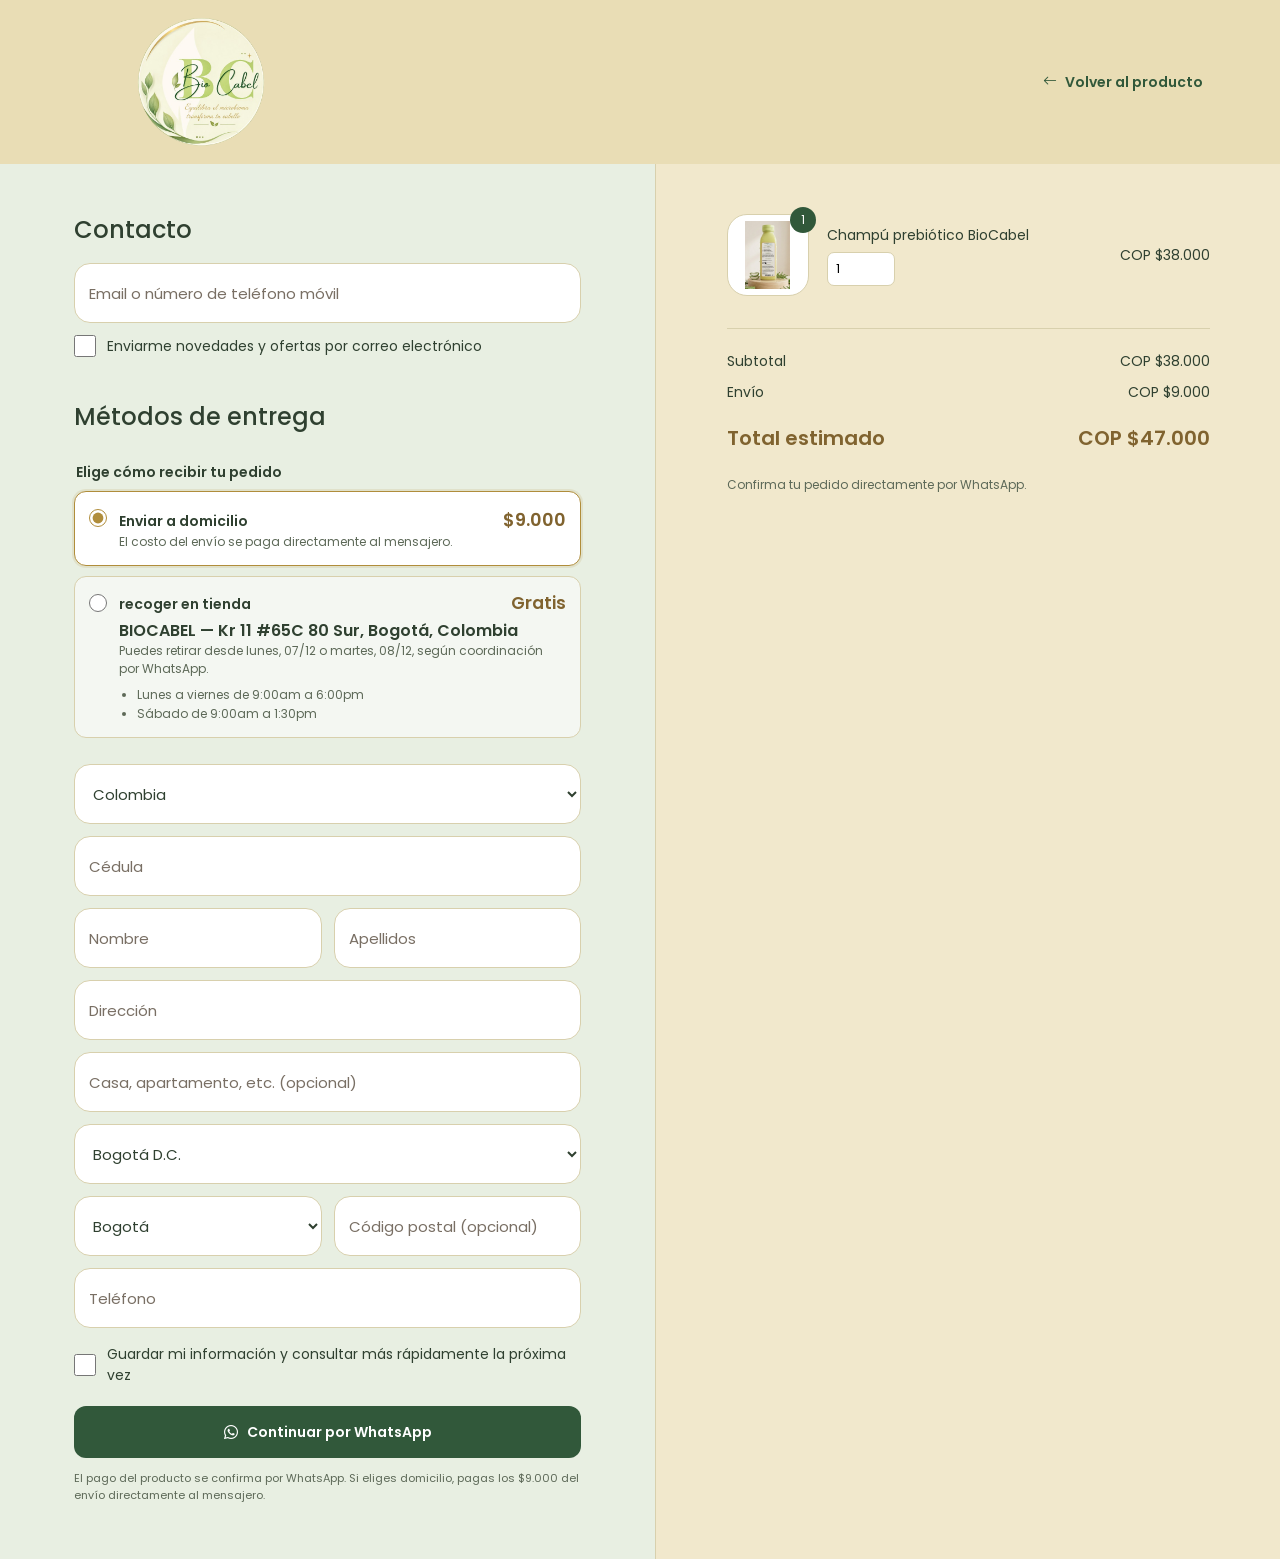
<file: compra.html>
<!DOCTYPE html>
<html lang="es">
<head>
    <meta charset="UTF-8">
    <meta name="viewport" content="width=device-width, initial-scale=1.0">
    <meta name="theme-color" content="#31583a">
    <title>Comprar BioCabel</title>
    <meta name="description" content="Completa tu pedido de champú prebiótico BioCabel por WhatsApp.">
    <link rel="preconnect" href="https://fonts.googleapis.com">
    <link rel="preconnect" href="https://fonts.gstatic.com" crossorigin>
    <link href="https://fonts.googleapis.com/css2?family=Cormorant+Garamond:wght@500;600;700&family=Poppins:wght@400;500;600&display=swap" rel="stylesheet">
    <link href="https://cdn.jsdelivr.net/npm/bootstrap-icons@1.11.3/font/bootstrap-icons.css" rel="stylesheet">
    <style>
        :root {
            color-scheme: light;
            --compra-fondo: #f7f6ec;
            --compra-verde: #31583a;
            --compra-cafe: #80632f;
            --compra-texto: #2f4030;
            --compra-suave: #5d6958;
            --compra-borde: #d8d0ad;
            --compra-dorado: #b08d3b;
        }

        * { box-sizing: border-box; }

        .compra-formulario [hidden] { display: none !important; }

        body {
            min-width: 320px;
            margin: 0;
            background: var(--compra-fondo);
            color: var(--compra-texto);
            font-family: "Poppins", sans-serif;
        }

        a { color: inherit; }

        .compra-header {
            min-height: 164px;
            display: flex;
            align-items: center;
            justify-content: space-between;
            padding: 12px max(6vw, 20px);
            background: #e9ddb5;
        }

        .compra-logo img {
            display: block;
            width: 248px;
            height: 138px;
            object-fit: contain;
        }

        .compra-volver {
            display: inline-flex;
            align-items: center;
            gap: 8px;
            color: var(--compra-verde);
            font-size: 14px;
            font-weight: 600;
            text-decoration: none;
        }

        .compra-layout {
            min-height: calc(100vh - 164px);
            display: grid;
            grid-template-columns: minmax(0, 1fr) minmax(0, .95fr);
        }

        .compra-formulario-panel {
            padding: 44px clamp(24px, 5.8vw, 86px) 56px;
            background: #e8efe2;
            border-right: 1px solid #d8d0ad;
        }

        .compra-formulario-contenido {
            width: min(100%, 680px);
            margin: 0 auto;
        }

        .compra-titulo-seccion {
            display: flex;
            align-items: center;
            justify-content: space-between;
            gap: 16px;
            margin: 4px 0 16px;
        }

        .compra-titulo-seccion h1,
        .compra-titulo-seccion h2 {
            margin: 0;
            color: var(--compra-texto);
            font-family: "Poppins", sans-serif;
            font-size: 24px;
            font-weight: 500;
        }

        .compra-iniciar-sesion {
            color: var(--compra-verde);
            font-size: 13px;
            white-space: nowrap;
        }

        .compra-formulario {
            display: grid;
            grid-template-columns: repeat(2, minmax(0, 1fr));
            gap: 12px;
        }

        .compra-campo { min-width: 0; }
        .compra-campo--ancho { grid-column: 1 / -1; }

        .compra-campo input,
        .compra-campo select {
            width: 100%;
            height: 60px;
            padding: 0 14px;
            border: 1px solid var(--compra-borde);
            border-radius: 16px;
            background: #fff;
            color: var(--compra-texto);
            font: inherit;
            font-size: 15px;
        }

        .compra-campo input::placeholder { color: #796f64; opacity: 1; }

        .compra-campo input:focus,
        .compra-campo select:focus {
            border-color: var(--compra-verde);
            outline: 2px solid rgb(63 96 71 / 16%);
        }

        .compra-opcion {
            grid-column: 1 / -1;
            display: flex;
            align-items: center;
            gap: 11px;
            margin: 0 0 26px;
            color: var(--compra-texto);
            font-size: 14px;
            line-height: 1.5;
        }

        .compra-opcion input {
            width: 22px;
            height: 22px;
            flex: 0 0 auto;
            margin: 0;
            accent-color: var(--compra-dorado);
        }

        .compra-opcion--final { margin: 4px 0 0; }

        .compra-metodos-entrega {
            grid-column: 1 / -1;
            display: grid;
            gap: 10px;
            margin: 0 0 14px;
            padding: 0;
            border: 0;
        }

        .compra-metodos-entrega legend {
            margin-bottom: 8px;
            color: var(--compra-texto);
            font-size: 14px;
            font-weight: 600;
        }

        .compra-metodo-entrega {
            display: flex;
            align-items: flex-start;
            gap: 12px;
            padding: 14px;
            border: 1px solid var(--compra-borde);
            border-radius: 12px;
            background: rgb(255 255 255 / 55%);
            cursor: pointer;
            line-height: 1.5;
        }

        .compra-metodo-entrega input {
            width: 18px;
            height: 18px;
            flex: 0 0 auto;
            margin: 3px 0 0;
            accent-color: var(--compra-dorado);
        }

        .compra-metodo-entrega:has(input:checked) {
            border-color: var(--compra-verde);
            background: #fff;
        }

        .compra-metodo-titulo {
            display: block;
            color: var(--compra-texto);
            font-size: 14px;
            font-weight: 600;
        }

        .compra-metodo-detalle {
            display: block;
            color: var(--compra-suave);
            font-size: 12px;
        }

        .compra-metodo-contenido {
            min-width: 0;
            flex: 1;
        }

        .compra-metodo-cabecera {
            display: flex;
            align-items: baseline;
            justify-content: space-between;
            gap: 12px;
        }

        .compra-metodo-precio {
            flex: 0 0 auto;
            color: var(--compra-cafe);
            font-size: 17px;
            font-weight: 600;
        }

        .compra-metodo-precio--domicilio {
            font-size: 18px;
        }

        .compra-metodo-direccion {
            display: block;
            margin-top: 3px;
            color: var(--compra-texto);
            font-size: 16px;
            font-weight: 600;
            line-height: 1.4;
        }

        .compra-metodo-horarios {
            margin: 7px 0 0;
            padding-left: 18px;
            color: var(--compra-suave);
            font-size: 12px;
            line-height: 1.6;
        }

        .compra-resumen {
            padding: 50px clamp(24px, 5.5vw, 80px);
            background: #f1e8cc;
        }

        .compra-resumen-contenido {
            width: min(100%, 600px);
            margin: 0 auto;
        }

        .compra-producto-resumen {
            display: grid;
            grid-template-columns: 82px minmax(0, 1fr) auto;
            align-items: center;
            gap: 18px;
            margin: 0 0 30px;
        }

        .compra-miniatura {
            position: relative;
            width: 82px;
            height: 82px;
            display: grid;
            place-items: center;
            border: 1px solid var(--compra-borde);
            border-radius: 20px;
            background: #fff;
        }

        .compra-miniatura img {
            width: 68px;
            height: 68px;
            object-fit: contain;
        }

        .compra-cantidad-burbuja {
            position: absolute;
            top: -8px;
            right: -8px;
            width: 26px;
            height: 26px;
            display: grid;
            place-items: center;
            border-radius: 50%;
            background: var(--compra-verde);
            color: #fff;
            font-size: 12px;
        }

        .compra-producto-nombre {
            color: var(--compra-texto);
            font-size: 14px;
            line-height: 1.5;
        }

        .compra-producto-precio {
            color: var(--compra-texto);
            font-size: 14px;
            text-align: right;
            white-space: nowrap;
        }

        .compra-cantidad {
            width: 68px;
            height: 34px;
            margin-top: 6px;
            padding: 4px 8px;
            border: 1px solid var(--compra-borde);
            border-radius: 7px;
            background: #fff;
            font: inherit;
            font-size: 13px;
        }

        .compra-resumen-lineas {
            display: grid;
            gap: 10px;
            margin-top: 32px;
            padding-top: 22px;
            border-top: 1px solid var(--compra-borde);
        }

        .compra-resumen-linea {
            display: flex;
            justify-content: space-between;
            gap: 18px;
            color: var(--compra-texto);
            font-size: 14px;
        }

        .compra-resumen-linea--total {
            margin-top: 10px;
            color: var(--compra-cafe);
            font-size: 20px;
            font-weight: 600;
        }

        .compra-resumen-ayuda {
            margin: 22px 0 0;
            color: var(--compra-suave);
            font-size: 12px;
            line-height: 1.6;
        }

        .compra-enviar {
            grid-column: 1 / -1;
            min-height: 52px;
            display: inline-flex;
            align-items: center;
            justify-content: center;
            gap: 9px;
            margin-top: 8px;
            border: 0;
            border-radius: 12px;
            background: var(--compra-verde);
            color: white;
            cursor: pointer;
            font: inherit;
            font-size: 14px;
            font-weight: 600;
        }

        .compra-enviar:hover {
            background: #456d42;
            box-shadow: inset 0 0 0 2px var(--compra-dorado);
        }

        .compra-nota {
            grid-column: 1 / -1;
            margin: 0;
            color: var(--compra-suave);
            font-size: 11px;
            line-height: 1.5;
            text-align: center;
        }

        .compra-metodo-entrega:has(input:checked) {
            border-color: var(--compra-dorado);
            box-shadow: 0 0 0 2px rgb(176 141 59 / 14%);
        }

        @media (max-width: 820px) {
            .compra-header { min-height: 124px; }
            .compra-layout { grid-template-columns: 1fr; }
            .compra-formulario-panel { border-right: 0; }
            .compra-resumen { grid-row: 2; }
        }

        @media (max-width: 480px) {
            .compra-header { padding-inline: 16px; }
            .compra-logo img {
                width: 190px;
                height: 102px;
            }
            .compra-formulario-panel,
            .compra-resumen { padding: 30px 16px 38px; }
            .compra-formulario { grid-template-columns: 1fr; }
            .compra-campo--ancho,
            .compra-opcion,
            .compra-enviar,
            .compra-nota { grid-column: auto; }
            .compra-producto-resumen {
                grid-template-columns: 68px minmax(0, 1fr) auto;
                gap: 12px;
            }
            .compra-miniatura { width: 68px; height: 68px; }
            .compra-miniatura img { width: 56px; height: 56px; }
            .compra-producto-nombre,
            .compra-producto-precio { font-size: 12px; }
        }

        .site-left-aligned,
        .site-left-aligned * {
            text-align: left !important;
        }
    </style>
</head>
<body class="site-left-aligned">
    <header class="compra-header">
        <a class="compra-logo" href="index.html" aria-label="BioCabel, volver al inicio">
            <img src="assets/img/logo.png" alt="BioCabel">
        </a>
        <a class="compra-volver" href="index.html#c"><i class="bi bi-arrow-left" aria-hidden="true"></i> Volver al producto</a>
    </header>

    <main class="compra-layout">
        <section class="compra-formulario-panel" aria-label="Datos de contacto y entrega">
            <div class="compra-formulario-contenido">
                <div class="compra-titulo-seccion">
                    <h1 id="titulo-contacto">Contacto</h1>
                </div>

                <form class="compra-formulario" id="formulario-compra">
                    <div class="compra-campo compra-campo--ancho" id="campo-contacto">
                        <input id="contacto" name="contacto" autocomplete="email" placeholder="Email o número de teléfono móvil" aria-label="Email o número de teléfono móvil" required>
                    </div>
                    <label class="compra-opcion" id="opcion-ofertas">
                        <input type="checkbox" name="ofertas">
                        Enviarme novedades y ofertas por correo electrónico
                    </label>

                    <div class="compra-titulo-seccion compra-campo--ancho">
                        <h2>Métodos de entrega</h2>
                    </div>
                    <fieldset class="compra-metodos-entrega">
                        <legend>Elige cómo recibir tu pedido</legend>
                        <label class="compra-metodo-entrega">
                            <input type="radio" name="metodo-entrega" value="domicilio" checked>
                            <span class="compra-metodo-contenido">
                                <span class="compra-metodo-cabecera">
                                    <span class="compra-metodo-titulo">Enviar a domicilio</span>
                                    <span class="compra-metodo-precio compra-metodo-precio--domicilio">$9.000</span>
                                </span>
                                <span class="compra-metodo-detalle">El costo del envío se paga directamente al mensajero.</span>
                            </span>
                        </label>
                        <label class="compra-metodo-entrega">
                            <input type="radio" name="metodo-entrega" value="recoger">
                            <span class="compra-metodo-contenido">
                                <span class="compra-metodo-cabecera">
                                    <span class="compra-metodo-titulo">recoger en tienda</span>
                                    <span class="compra-metodo-precio">Gratis</span>
                                </span>
                                <span class="compra-metodo-direccion">BIOCABEL — Kr 11 #65C 80 Sur, Bogotá, Colombia</span>
                                <span class="compra-metodo-detalle" id="fechas-retiro"></span>
                                <ul class="compra-metodo-horarios" aria-label="Horario para retirar">
                                    <li>Lunes a viernes de 9:00am a 6:00pm</li>
                                    <li>Sábado de 9:00am a 1:30pm</li>
                                </ul>
                            </span>
                        </label>
                    </fieldset>
                    <div class="compra-campo compra-campo--ancho">
                        <select id="pais" name="pais" aria-label="País o región" required>
                            <option value="Colombia" selected>Colombia</option>
                        </select>
                    </div>
                    <div class="compra-campo compra-campo--ancho" id="campo-cedula">
                        <input id="cedula" name="cedula" autocomplete="off" placeholder="Cédula" aria-label="Cédula">
                    </div>
                    <div class="compra-campo">
                        <input id="nombre" name="nombre" autocomplete="given-name" placeholder="Nombre" aria-label="Nombre" required>
                    </div>
                    <div class="compra-campo">
                        <input id="apellidos" name="apellidos" autocomplete="family-name" placeholder="Apellidos" aria-label="Apellidos" required>
                    </div>
                    <div class="compra-campo compra-campo--ancho" id="campo-direccion">
                        <input id="direccion" name="direccion" autocomplete="street-address" placeholder="Dirección" aria-label="Dirección" required>
                    </div>
                    <div class="compra-campo compra-campo--ancho" id="campo-complemento">
                        <input id="complemento" name="complemento" placeholder="Casa, apartamento, etc. (opcional)" aria-label="Complemento de dirección, opcional">
                    </div>
                    <div class="compra-campo compra-campo--ancho" id="campo-departamento">
                        <select id="departamento" name="departamento" autocomplete="address-level1" aria-label="Departamento de Colombia" required>
                            <option value="Bogotá D.C." selected>Bogotá D.C.</option>
                        </select>
                    </div>
                    <div class="compra-campo" id="campo-ciudad">
                        <select id="ciudad" name="ciudad" autocomplete="address-level2" aria-label="Ciudad de Colombia" required>
                            <option value="Bogotá" selected>Bogotá</option>
                        </select>
                    </div>
                    <div class="compra-campo" id="campo-codigo-postal">
                        <input id="codigo-postal" name="codigo-postal" autocomplete="postal-code" placeholder="Código postal (opcional)" aria-label="Código postal, opcional">
                    </div>
                    <div class="compra-campo compra-campo--ancho">
                        <input id="telefono" name="telefono" type="tel" autocomplete="tel" placeholder="Teléfono" aria-label="Teléfono" required>
                    </div>
                    <label class="compra-opcion compra-opcion--final" id="opcion-guardar">
                        <input type="checkbox" name="guardar">
                        Guardar mi información y consultar más rápidamente la próxima vez
                    </label>
                    <button class="compra-enviar" type="submit"><i class="bi bi-whatsapp" aria-hidden="true"></i> Continuar por WhatsApp</button>
                    <p class="compra-nota">El pago del producto se confirma por WhatsApp. Si eliges domicilio, pagas los $9.000 del envío directamente al mensajero.</p>
                </form>
            </div>
        </section>

        <aside class="compra-resumen" aria-label="Resumen del pedido">
            <div class="compra-resumen-contenido">
                <div class="compra-producto-resumen">
                    <div class="compra-miniatura">
                        <img src="assets/img/producto-reverso-individual-biocabel.jpeg" alt="Champú prebiótico BioCabel">
                        <span class="compra-cantidad-burbuja" id="cantidad-resumen">1</span>
                    </div>
                    <div class="compra-producto-nombre">Champú prebiótico BioCabel<br>
                        <input class="compra-cantidad" id="cantidad" name="cantidad" type="number" min="1" max="20" value="1" form="formulario-compra" aria-label="Cantidad">
                    </div>
                    <div class="compra-producto-precio">COP $38.000</div>
                </div>

                <div class="compra-resumen-lineas">
                    <div class="compra-resumen-linea"><span>Subtotal</span><span id="subtotal-compra">COP $38.000</span></div>
                    <div class="compra-resumen-linea"><span>Envío</span><span id="envio-compra">COP $9.000</span></div>
                    <div class="compra-resumen-linea compra-resumen-linea--total"><span>Total estimado</span><span id="total-compra">COP $47.000</span></div>
                </div>
                <p class="compra-resumen-ayuda">Confirma tu pedido directamente por WhatsApp.</p>
            </div>
        </aside>
    </main>

    <script>
        document.getElementById("formulario-compra").addEventListener("submit", function (event) {
            event.preventDefault();

            const datos = new FormData(event.currentTarget);
            const esDomicilio = datos.get("metodo-entrega") === "domicilio";
            actualizarFechasRetiro();
            const cantidadPedido = Number(datos.get("cantidad"));
            const subtotalPedido = 38000 * cantidadPedido;
            const costoEnvio = esDomicilio ? 9000 : 0;
            const mensaje = [
                "Hola BioCabel, quiero hacer un pedido:",
                ...(esDomicilio ? [`Contacto: ${datos.get("contacto")}`] : []),
                `País: ${datos.get("pais")}`,
                `Nombre: ${datos.get("nombre")} ${datos.get("apellidos")}`,
                `Cédula: ${datos.get("cedula") || "No indicada"}`,
                `Método de entrega: ${esDomicilio ? "Envío a domicilio" : "Retirar en Kr 11 #65C 80 Sur, Bogotá, Colombia"}`,
                ...(!esDomicilio ? [`Retiro disponible: ${fechasRetiro.textContent}`, "Horario de retiro: lunes a viernes de 07:30 a 16:00; sábado de 08:00 a 12:30"] : []),
                ...(esDomicilio ? [
                    `Dirección: ${datos.get("direccion")}`,
                    `Complemento: ${datos.get("complemento") || "No indicado"}`,
                    `Ciudad: ${datos.get("ciudad")}, ${datos.get("departamento")}, Colombia`,
                    `Código postal: ${datos.get("codigo-postal") || "No indicado"}`
                ] : []),
                `WhatsApp: ${datos.get("telefono")}`,
                `Cantidad: ${cantidadPedido}`,
                `Precio unitario: COP $38.000`,
                `Subtotal: COP $${formatoPrecio.format(subtotalPedido)}`,
                `Envío: ${esDomicilio ? "COP $9.000; pagar directamente al mensajero" : "Gratis (recogida)"}`,
                `Total estimado del pedido: COP $${formatoPrecio.format(subtotalPedido + costoEnvio)}`,
                ...(esDomicilio ? [`Acepta recibir ofertas: ${datos.has("ofertas") ? "Sí" : "No"}`] : [])
            ].join("\n");

            window.location.href = `https://wa.me/573104816156?text=${encodeURIComponent(mensaje)}`;
        });

        const cantidad = document.getElementById("cantidad");
        const cantidadResumen = document.getElementById("cantidad-resumen");
        const subtotalCompra = document.getElementById("subtotal-compra");
        const totalCompra = document.getElementById("total-compra");
        const envioCompra = document.getElementById("envio-compra");
        const formatoPrecio = new Intl.NumberFormat("es-CO");
        const opcionesEntrega = document.querySelectorAll('input[name="metodo-entrega"]');
        const fechasRetiro = document.getElementById("fechas-retiro");
        const campoContacto = document.getElementById("campo-contacto");
        const tituloContacto = document.getElementById("titulo-contacto");
        const contactoInput = document.getElementById("contacto");
        const paisSelect = document.getElementById("pais");
        const cedulaInput = document.getElementById("cedula");
        const opcionOfertas = document.getElementById("opcion-ofertas");
        const opcionGuardar = document.getElementById("opcion-guardar");
        const precioUnitario = 38000;
        const camposDireccion = [
            { elemento: document.getElementById("campo-direccion"), input: document.getElementById("direccion"), requerido: true },
            { elemento: document.getElementById("campo-complemento"), input: document.getElementById("complemento"), requerido: false },
            { elemento: document.getElementById("campo-departamento"), input: document.getElementById("departamento"), requerido: true },
            { elemento: document.getElementById("campo-ciudad"), input: document.getElementById("ciudad"), requerido: true },
            { elemento: document.getElementById("campo-codigo-postal"), input: document.getElementById("codigo-postal"), requerido: false }
        ];

        function obtenerFechasRetiro() {
            const fechas = [];
            const fecha = new Date();
            fecha.setHours(0, 0, 0, 0);

            while (fechas.length < 2) {
                fecha.setDate(fecha.getDate() + 1);
                if (fecha.getDay() !== 0) fechas.push(new Date(fecha));
            }

            return fechas.map(function (dia) {
                return dia.toLocaleDateString("es-CO", {
                    weekday: "long",
                    day: "2-digit",
                    month: "2-digit"
                });
            });
        }

        function actualizarFechasRetiro() {
            const [primerDia, segundoDia] = obtenerFechasRetiro();
            fechasRetiro.textContent = `Puedes retirar desde ${primerDia} o ${segundoDia}, según coordinación por WhatsApp.`;
        }

        function actualizarResumen() {
            const unidades = Math.max(1, Number(cantidad.value) || 1);
            const costoEnvio = document.querySelector('input[name="metodo-entrega"]:checked').value === "domicilio" ? 9000 : 0;
            const subtotal = precioUnitario * unidades;
            cantidadResumen.textContent = String(unidades);
            subtotalCompra.textContent = `COP $${formatoPrecio.format(subtotal)}`;
            envioCompra.textContent = costoEnvio ? `COP $${formatoPrecio.format(costoEnvio)}` : "Gratis";
            totalCompra.textContent = `COP $${formatoPrecio.format(subtotal + costoEnvio)}`;
        }

        function actualizarMetodoEntrega() {
            const esDomicilio = document.querySelector('input[name="metodo-entrega"]:checked').value === "domicilio";
            tituloContacto.textContent = esDomicilio ? "Contacto" : "Datos para recoger";
            campoContacto.hidden = !esDomicilio;
            contactoInput.required = esDomicilio;
            cedulaInput.required = !esDomicilio;
            opcionOfertas.hidden = !esDomicilio;
            opcionGuardar.hidden = !esDomicilio;
            camposDireccion.forEach(function (campo) {
                campo.elemento.hidden = !esDomicilio;
                campo.input.required = esDomicilio && campo.requerido;
            });
            actualizarResumen();
        }

        cantidad.addEventListener("input", actualizarResumen);
        actualizarFechasRetiro();
        opcionesEntrega.forEach(function (opcion) {
            opcion.addEventListener("change", actualizarMetodoEntrega);
        });
        actualizarMetodoEntrega();
    </script>
</body>
</html>
</file>
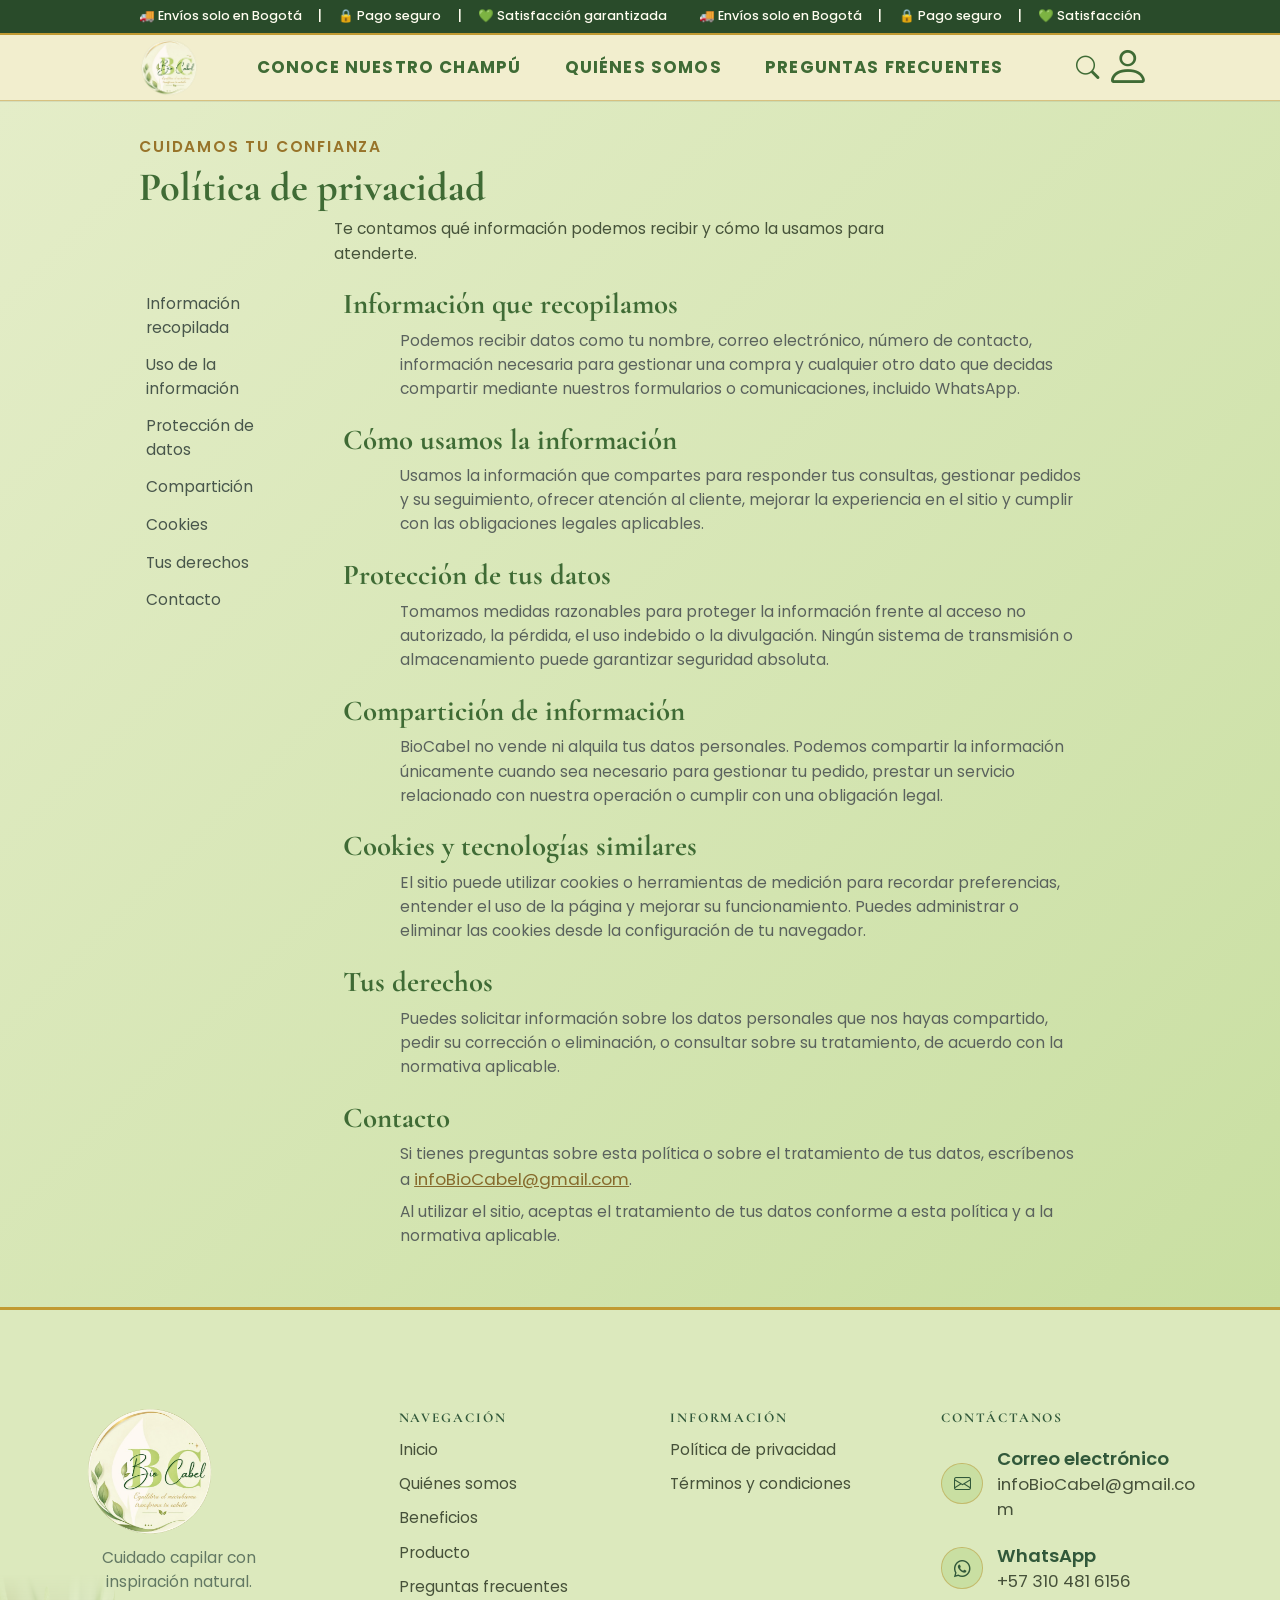
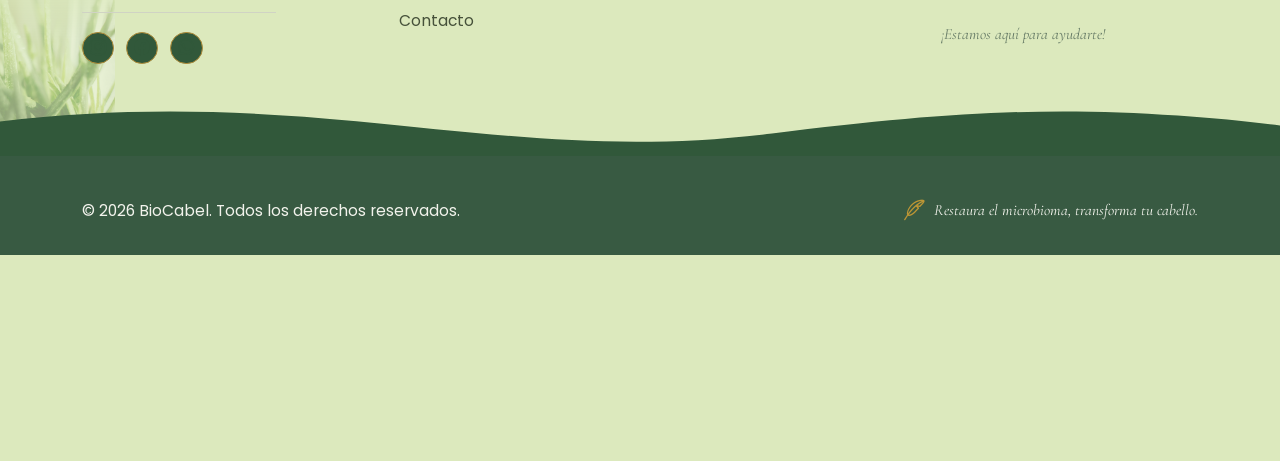
<file: politica-privacidad.html>
<!DOCTYPE html>
<html lang="es">
<head>
    <meta charset="UTF-8">
    <meta name="viewport" content="width=device-width, initial-scale=1.0">
    <meta name="description" content="Conoce cómo BioCabel trata y protege tu información personal.">
    <title>Política de privacidad | BioCabel</title>
    <link rel="preconnect" href="https://fonts.googleapis.com">
    <link rel="preconnect" href="https://fonts.gstatic.com" crossorigin>
    <link href="https://fonts.googleapis.com/css2?family=Cormorant+Garamond:wght@500;700&family=Poppins:wght@300;400;500;600;700&display=swap" rel="stylesheet">
    <link href="https://cdn.jsdelivr.net/npm/bootstrap@5.3.7/dist/css/bootstrap.min.css" rel="stylesheet">
    <link href="https://cdn.jsdelivr.net/npm/bootstrap-icons@1.11.3/font/bootstrap-icons.css" rel="stylesheet">
    <link rel="stylesheet" href="css/style.css">
</head>
<body class="privacy-document site-left-aligned">
    <section class="top-bar">
        <div class="container">
            <div class="row">
                <div class="col text-center">
                    <div class="top-bar-marquee" aria-label="Envíos solo en Bogotá, pago seguro y satisfacción garantizada">
                        <div class="top-bar-track">
                            <span class="top-bar-message">🚚 Envíos solo en Bogotá <span aria-hidden="true">|</span> 🔒 Pago seguro <span aria-hidden="true">|</span> 💚 Satisfacción garantizada</span>
                            <span class="top-bar-message" aria-hidden="true">🚚 Envíos solo en Bogotá <span>|</span> 🔒 Pago seguro <span>|</span> 💚 Satisfacción garantizada</span>
                        </div>
                    </div>
                </div>
            </div>
        </div>
    </section>

    <nav class="navbar navbar-expand-lg navbar-light bg-beige shadow-sm site-header">
        <div class="container site-header-inner">
            <a class="navbar-brand" href="index.html" aria-label="BioCabel, inicio">
                <img src="assets/img/logo.png" class="logo" alt="BioCabel">
            </a>
            <button class="navbar-toggler" type="button" data-bs-toggle="collapse" data-bs-target="#menu"
                aria-controls="menu" aria-expanded="false" aria-label="Abrir menú de navegación">
                <span class="navbar-toggler-icon"></span>
            </button>
            <div class="collapse navbar-collapse" id="menu">
                <ul class="navbar-nav mx-auto">
                    <li class="nav-item"><a class="nav-link" href="index.html">Conoce nuestro champú</a></li>
                    <li class="nav-item"><a class="nav-link" href="index.html#quienes-somos">Quiénes somos</a></li>
                    <li class="nav-item"><a class="nav-link" href="index.html#faq">Preguntas frecuentes</a></li>
                </ul>
            </div>
            <div class="site-header-actions" aria-label="Accesos rápidos">
                <button class="site-header-icon" id="searchToggle" type="button" aria-label="Buscar en la política"
                    aria-expanded="false" aria-controls="siteSearchPanel">
                    <i class="bi bi-search" aria-hidden="true"></i>
                </button>
                <a class="site-header-icon" href="index.html#registro" aria-label="Ir a registro y comentarios">
                    <i class="bi bi-person" aria-hidden="true"></i>
                </a>
            </div>
            <div class="site-search-panel" id="siteSearchPanel" hidden>
                <form class="site-search-form" id="siteSearchForm" role="search">
                    <label for="siteSearchInput">¿Qué estás buscando?</label>
                    <div class="site-search-controls">
                        <input id="siteSearchInput" type="search" placeholder="Buscar en la política..." autocomplete="off">
                        <button type="submit" aria-label="Buscar">
                            <i class="bi bi-search" aria-hidden="true"></i>
                        </button>
                    </div>
                </form>
                <p class="site-search-status" id="siteSearchStatus" aria-live="polite">Escribe para buscar en esta página.</p>
                <ul class="site-search-results" id="siteSearchResults"></ul>
            </div>
        </div>
    </nav>

    <main>
        <section class="pagina section preguntas-frecuentes privacy-page" aria-labelledby="privacy-title">
            <div class="container">
                <header class="faq-intro">
                    <span class="producto-etiqueta">CUIDAMOS TU CONFIANZA</span>
                    <h1 id="privacy-title">Política de privacidad</h1>
                    <p>Te contamos qué información podemos recibir y cómo la usamos para atenderte.</p>
                </header>

                <div class="faq-layout">
                    <nav class="faq-categorias" aria-label="Secciones de la política de privacidad">
                        <a href="#informacion">Información recopilada</a>
                        <a href="#uso-informacion">Uso de la información</a>
                        <a href="#proteccion-datos">Protección de datos</a>
                        <a href="#comparticion-datos">Compartición</a>
                        <a href="#cookies">Cookies</a>
                        <a href="#derechos">Tus derechos</a>
                        <a href="#contacto-privacidad">Contacto</a>
                    </nav>

                    <div class="faq-contenido privacy-content">
                        <section class="faq-grupo" id="informacion">
                            <h2>Información que recopilamos</h2>
                            <p>Podemos recibir datos como tu nombre, correo electrónico, número de contacto, información necesaria para gestionar una compra y cualquier otro dato que decidas compartir mediante nuestros formularios o comunicaciones, incluido WhatsApp.</p>
                        </section>

                        <section class="faq-grupo" id="uso-informacion">
                            <h2>Cómo usamos la información</h2>
                            <p>Usamos la información que compartes para responder tus consultas, gestionar pedidos y su seguimiento, ofrecer atención al cliente, mejorar la experiencia en el sitio y cumplir con las obligaciones legales aplicables.</p>
                        </section>

                        <section class="faq-grupo" id="proteccion-datos">
                            <h2>Protección de tus datos</h2>
                            <p>Tomamos medidas razonables para proteger la información frente al acceso no autorizado, la pérdida, el uso indebido o la divulgación. Ningún sistema de transmisión o almacenamiento puede garantizar seguridad absoluta.</p>
                        </section>

                        <section class="faq-grupo" id="comparticion-datos">
                            <h2>Compartición de información</h2>
                            <p>BioCabel no vende ni alquila tus datos personales. Podemos compartir la información únicamente cuando sea necesario para gestionar tu pedido, prestar un servicio relacionado con nuestra operación o cumplir con una obligación legal.</p>
                        </section>

                        <section class="faq-grupo" id="cookies">
                            <h2>Cookies y tecnologías similares</h2>
                            <p>El sitio puede utilizar cookies o herramientas de medición para recordar preferencias, entender el uso de la página y mejorar su funcionamiento. Puedes administrar o eliminar las cookies desde la configuración de tu navegador.</p>
                        </section>

                        <section class="faq-grupo" id="derechos">
                            <h2>Tus derechos</h2>
                            <p>Puedes solicitar información sobre los datos personales que nos hayas compartido, pedir su corrección o eliminación, o consultar sobre su tratamiento, de acuerdo con la normativa aplicable.</p>
                        </section>

                        <section class="faq-grupo" id="contacto-privacidad">
                            <h2>Contacto</h2>
                            <p>Si tienes preguntas sobre esta política o sobre el tratamiento de tus datos, escríbenos a <a href="mailto:infoBioCabel@gmail.com">infoBioCabel@gmail.com</a>.</p>
                            <p>Al utilizar el sitio, aceptas el tratamiento de tus datos conforme a esta política y a la normativa aplicable.</p>
                        </section>
                    </div>
                </div>
            </div>
        </section>
    </main>

    <footer id="contacto" class="footer">
        <div class="footer-container">
            <div class="footer-column footer-brand">
                <a class="footer-logo" href="index.html" aria-label="BioCabel, ir al inicio">
                    <img src="assets/img/logo.png" alt="BioCabel, champú prebiótico">
                </a>
                <p class="footer-slogan">Cuidado capilar con<br> inspiración natural.</p>
                <div class="footer-social" aria-label="Redes sociales">
                    <a href="https://www.instagram.com/biocabel_organic?stkn=MThnOTA4eWIpNzROMA==" target="_blank" rel="noopener noreferrer" aria-label="Instagram">
                        <i class="bi bi-instagram" aria-hidden="true"></i>
                    </a>
                    <a href="https://www.facebook.com/TU_USUARIO/" target="_blank" rel="noopener noreferrer" aria-label="Facebook">
                        <i class="bi bi-facebook" aria-hidden="true"></i>
                    </a>
                    <a href="https://wa.me/573104816156" target="_blank" rel="noopener noreferrer" aria-label="WhatsApp">
                        <i class="bi bi-whatsapp" aria-hidden="true"></i>
                    </a>
                </div>
            </div>
            <nav class="footer-column" aria-label="Explora BioCabel">
                <h3>Navegación</h3>
                <a href="index.html">Inicio</a>
                <a href="index.html#quienes-somos">Quiénes somos</a>
                <a href="index.html#beneficios">Beneficios</a>
                <a href="index.html#c">Producto</a>
                <a href="index.html#faq">Preguntas frecuentes</a>
                <a href="index.html#contacto">Contacto</a>
            </nav>
            <nav class="footer-column" aria-label="Información del sitio">
                <h3>Información</h3>
                <a href="politica-privacidad.html" aria-current="page">Política de privacidad</a>
                <a href="terminos-condiciones.html">Términos y condiciones</a>
            </nav>
            <div class="footer-column footer-contact">
                <h3>Contáctanos</h3>
                <a class="footer-contact-item" href="mailto:infoBioCabel@gmail.com">
                    <span class="footer-contact-icon"><i class="bi bi-envelope" aria-hidden="true"></i></span>
                    <span><strong>Correo electrónico</strong><br>infoBioCabel@gmail.com</span>
                </a>
                <a class="footer-contact-item" href="https://wa.me/573104816156" target="_blank" rel="noopener noreferrer">
                    <span class="footer-contact-icon"><i class="bi bi-whatsapp" aria-hidden="true"></i></span>
                    <span><strong>WhatsApp</strong><br>+57 310 481 6156</span>
                </a>
                <p class="footer-contact-note">¡Estamos aquí para ayudarte!</p>
            </div>
        </div>
        <div class="footer-bottom">
            <p>© 2026 BioCabel. Todos los derechos reservados.</p>
            <span class="footer-bottom-tagline"><i class="bi bi-feather" aria-hidden="true"></i> Restaura el microbioma, transforma tu cabello.</span>
        </div>
    </footer>

    <script src="https://cdn.jsdelivr.net/npm/bootstrap@5.3.7/dist/js/bootstrap.bundle.min.js"></script>
    <script>
        const searchToggle = document.getElementById("searchToggle");
        const searchPanel = document.getElementById("siteSearchPanel");
        const searchInput = document.getElementById("siteSearchInput");
        const searchStatus = document.getElementById("siteSearchStatus");
        const searchResults = document.getElementById("siteSearchResults");
        const privacySections = Array.from(document.querySelectorAll(".privacy-content .faq-grupo"));

        function buscarEnPolitica() {
            const query = searchInput.value.trim().toLocaleLowerCase("es");
            searchResults.replaceChildren();
            if (!query) {
                searchStatus.textContent = "Escribe para buscar en esta página.";
                return;
            }

            const matches = privacySections.filter(function(section) {
                return section.textContent.toLocaleLowerCase("es").includes(query);
            });

            searchStatus.textContent = matches.length
                ? matches.length + (matches.length === 1 ? " resultado." : " resultados.")
                : "No encontramos resultados. Prueba con otras palabras.";

            matches.forEach(function(section) {
                const item = document.createElement("li");
                const link = document.createElement("a");
                link.href = "#" + section.id;
                link.textContent = section.querySelector("h2").textContent;
                link.addEventListener("click", function() {
                    searchPanel.hidden = true;
                    searchToggle.setAttribute("aria-expanded", "false");
                });
                item.appendChild(link);
                searchResults.appendChild(item);
            });
        }

        searchToggle.addEventListener("click", function() {
            searchPanel.hidden = !searchPanel.hidden;
            searchToggle.setAttribute("aria-expanded", String(!searchPanel.hidden));
            if (!searchPanel.hidden) searchInput.focus();
        });
        searchInput.addEventListener("input", buscarEnPolitica);
        document.getElementById("siteSearchForm").addEventListener("submit", function(event) {
            event.preventDefault();
            buscarEnPolitica();
        });
        document.addEventListener("keydown", function(event) {
            if (event.key === "Escape" && !searchPanel.hidden) {
                searchPanel.hidden = true;
                searchToggle.setAttribute("aria-expanded", "false");
                searchToggle.focus();
            }
        });
    </script>
</body>
</html>
</file>
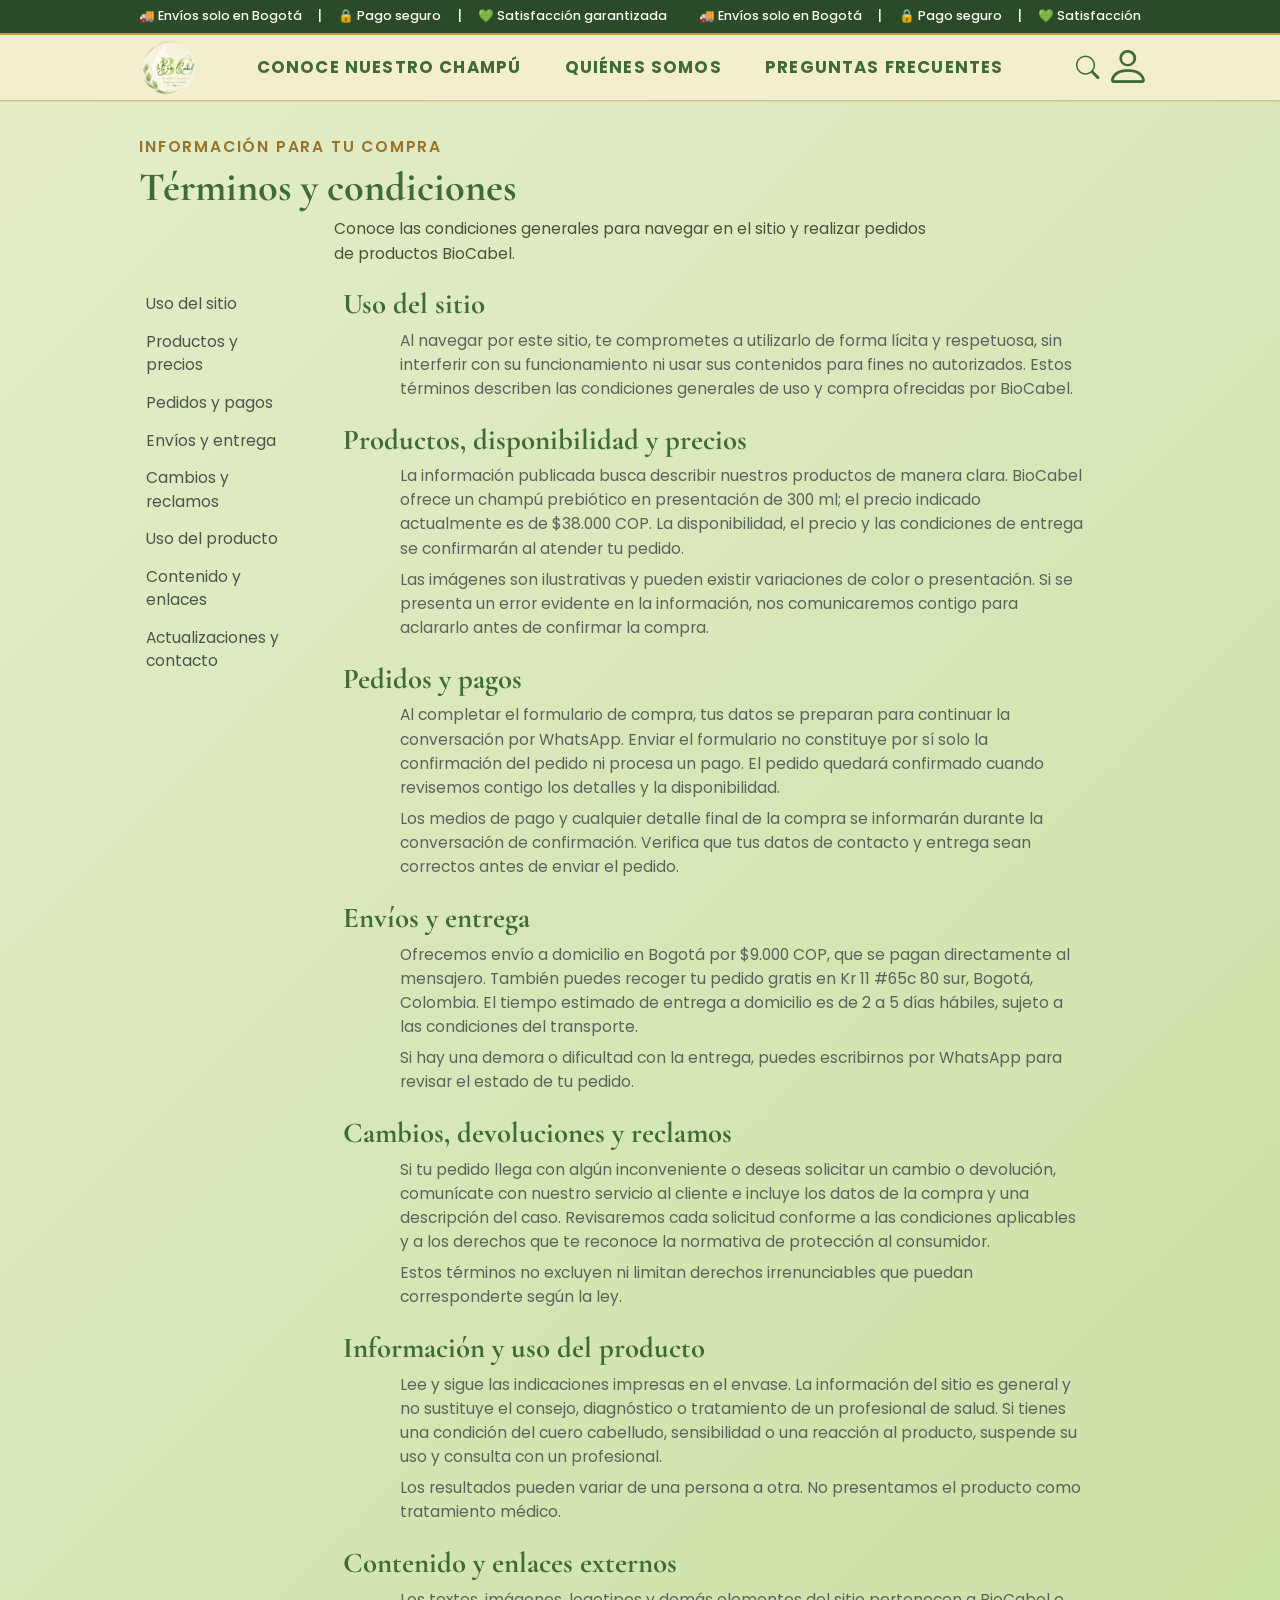
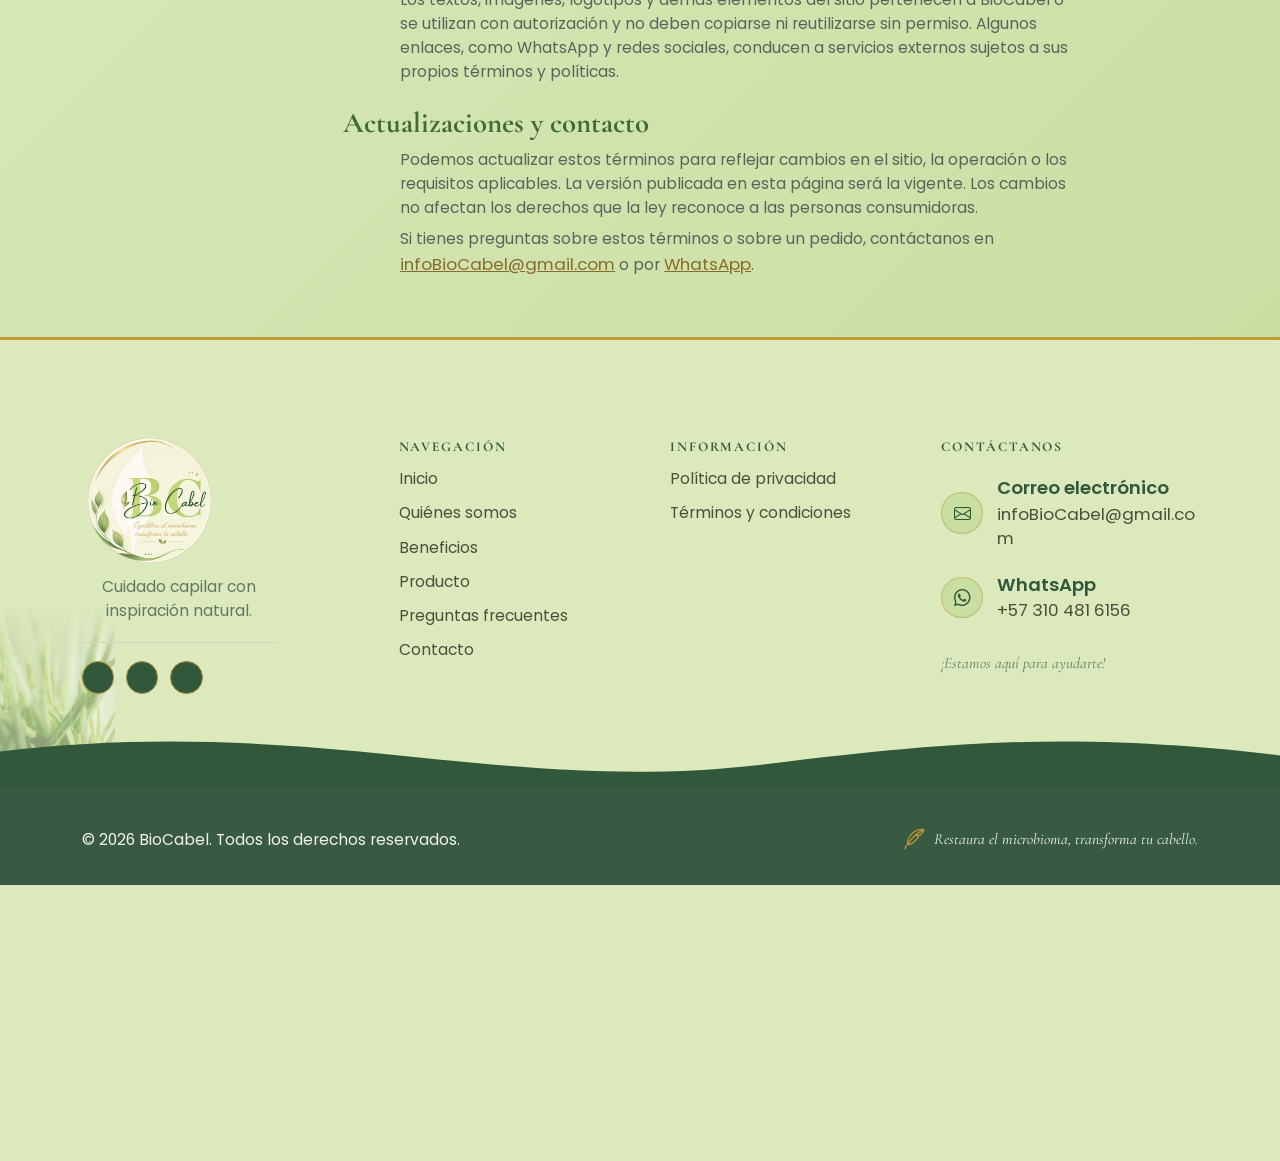
<file: terminos-condiciones.html>
<!DOCTYPE html>
<html lang="es">
<head>
    <meta charset="UTF-8">
    <meta name="viewport" content="width=device-width, initial-scale=1.0">
    <meta name="description" content="Consulta los términos y condiciones de uso del sitio y compra de productos BioCabel.">
    <title>Términos y condiciones | BioCabel</title>
    <link rel="preconnect" href="https://fonts.googleapis.com">
    <link rel="preconnect" href="https://fonts.gstatic.com" crossorigin>
    <link href="https://fonts.googleapis.com/css2?family=Cormorant+Garamond:wght@500;700&family=Poppins:wght@300;400;500;600;700&display=swap" rel="stylesheet">
    <link href="https://cdn.jsdelivr.net/npm/bootstrap@5.3.7/dist/css/bootstrap.min.css" rel="stylesheet">
    <link href="https://cdn.jsdelivr.net/npm/bootstrap-icons@1.11.3/font/bootstrap-icons.css" rel="stylesheet">
    <link rel="stylesheet" href="css/style.css">
</head>
<body class="privacy-document site-left-aligned">
    <section class="top-bar">
        <div class="container">
            <div class="row">
                <div class="col text-center">
                    <div class="top-bar-marquee" aria-label="Envíos solo en Bogotá, pago seguro y satisfacción garantizada">
                        <div class="top-bar-track">
                            <span class="top-bar-message">🚚 Envíos solo en Bogotá <span aria-hidden="true">|</span> 🔒 Pago seguro <span aria-hidden="true">|</span> 💚 Satisfacción garantizada</span>
                            <span class="top-bar-message" aria-hidden="true">🚚 Envíos solo en Bogotá <span>|</span> 🔒 Pago seguro <span>|</span> 💚 Satisfacción garantizada</span>
                        </div>
                    </div>
                </div>
            </div>
        </div>
    </section>

    <nav class="navbar navbar-expand-lg navbar-light bg-beige shadow-sm site-header">
        <div class="container site-header-inner">
            <a class="navbar-brand" href="index.html" aria-label="BioCabel, inicio">
                <img src="assets/img/logo.png" class="logo" alt="BioCabel">
            </a>
            <button class="navbar-toggler" type="button" data-bs-toggle="collapse" data-bs-target="#menu"
                aria-controls="menu" aria-expanded="false" aria-label="Abrir menú de navegación">
                <span class="navbar-toggler-icon"></span>
            </button>
            <div class="collapse navbar-collapse" id="menu">
                <ul class="navbar-nav mx-auto">
                    <li class="nav-item"><a class="nav-link" href="index.html">Conoce nuestro champú</a></li>
                    <li class="nav-item"><a class="nav-link" href="index.html#quienes-somos">Quiénes somos</a></li>
                    <li class="nav-item"><a class="nav-link" href="index.html#faq">Preguntas frecuentes</a></li>
                </ul>
            </div>
            <div class="site-header-actions" aria-label="Accesos rápidos">
                <button class="site-header-icon" id="searchToggle" type="button" aria-label="Buscar en los términos"
                    aria-expanded="false" aria-controls="siteSearchPanel">
                    <i class="bi bi-search" aria-hidden="true"></i>
                </button>
                <a class="site-header-icon" href="index.html#registro" aria-label="Ir a registro y comentarios">
                    <i class="bi bi-person" aria-hidden="true"></i>
                </a>
            </div>
            <div class="site-search-panel" id="siteSearchPanel" hidden>
                <form class="site-search-form" id="siteSearchForm" role="search">
                    <label for="siteSearchInput">¿Qué estás buscando?</label>
                    <div class="site-search-controls">
                        <input id="siteSearchInput" type="search" placeholder="Buscar en los términos..." autocomplete="off">
                        <button type="submit" aria-label="Buscar">
                            <i class="bi bi-search" aria-hidden="true"></i>
                        </button>
                    </div>
                </form>
                <p class="site-search-status" id="siteSearchStatus" aria-live="polite">Escribe para buscar en esta página.</p>
                <ul class="site-search-results" id="siteSearchResults"></ul>
            </div>
        </div>
    </nav>

    <main>
        <section class="pagina section preguntas-frecuentes privacy-page" aria-labelledby="terms-title">
            <div class="container">
                <header class="faq-intro">
                    <span class="producto-etiqueta">INFORMACIÓN PARA TU COMPRA</span>
                    <h1 id="terms-title">Términos y condiciones</h1>
                    <p>Conoce las condiciones generales para navegar en el sitio y realizar pedidos de productos BioCabel.</p>
                </header>

                <div class="faq-layout">
                    <nav class="faq-categorias" aria-label="Secciones de los términos y condiciones">
                        <a href="#uso-sitio">Uso del sitio</a>
                        <a href="#productos-precios">Productos y precios</a>
                        <a href="#pedidos-pagos">Pedidos y pagos</a>
                        <a href="#envios-entrega">Envíos y entrega</a>
                        <a href="#cambios-reclamos">Cambios y reclamos</a>
                        <a href="#uso-producto">Uso del producto</a>
                        <a href="#contenido-enlaces">Contenido y enlaces</a>
                        <a href="#actualizaciones-contacto">Actualizaciones y contacto</a>
                    </nav>

                    <div class="faq-contenido privacy-content">
                        <section class="faq-grupo" id="uso-sitio">
                            <h2>Uso del sitio</h2>
                            <p>Al navegar por este sitio, te comprometes a utilizarlo de forma lícita y respetuosa, sin interferir con su funcionamiento ni usar sus contenidos para fines no autorizados. Estos términos describen las condiciones generales de uso y compra ofrecidas por BioCabel.</p>
                        </section>

                        <section class="faq-grupo" id="productos-precios">
                            <h2>Productos, disponibilidad y precios</h2>
                            <p>La información publicada busca describir nuestros productos de manera clara. BioCabel ofrece un champú prebiótico en presentación de 300 ml; el precio indicado actualmente es de $38.000 COP. La disponibilidad, el precio y las condiciones de entrega se confirmarán al atender tu pedido.</p>
                            <p>Las imágenes son ilustrativas y pueden existir variaciones de color o presentación. Si se presenta un error evidente en la información, nos comunicaremos contigo para aclararlo antes de confirmar la compra.</p>
                        </section>

                        <section class="faq-grupo" id="pedidos-pagos">
                            <h2>Pedidos y pagos</h2>
                            <p>Al completar el formulario de compra, tus datos se preparan para continuar la conversación por WhatsApp. Enviar el formulario no constituye por sí solo la confirmación del pedido ni procesa un pago. El pedido quedará confirmado cuando revisemos contigo los detalles y la disponibilidad.</p>
                            <p>Los medios de pago y cualquier detalle final de la compra se informarán durante la conversación de confirmación. Verifica que tus datos de contacto y entrega sean correctos antes de enviar el pedido.</p>
                        </section>

                        <section class="faq-grupo" id="envios-entrega">
                            <h2>Envíos y entrega</h2>
                            <p>Ofrecemos envío a domicilio en Bogotá por $9.000 COP, que se pagan directamente al mensajero. También puedes recoger tu pedido gratis en Kr 11 #65c 80 sur, Bogotá, Colombia. El tiempo estimado de entrega a domicilio es de 2 a 5 días hábiles, sujeto a las condiciones del transporte.</p>
                            <p>Si hay una demora o dificultad con la entrega, puedes escribirnos por WhatsApp para revisar el estado de tu pedido.</p>
                        </section>

                        <section class="faq-grupo" id="cambios-reclamos">
                            <h2>Cambios, devoluciones y reclamos</h2>
                            <p>Si tu pedido llega con algún inconveniente o deseas solicitar un cambio o devolución, comunícate con nuestro servicio al cliente e incluye los datos de la compra y una descripción del caso. Revisaremos cada solicitud conforme a las condiciones aplicables y a los derechos que te reconoce la normativa de protección al consumidor.</p>
                            <p>Estos términos no excluyen ni limitan derechos irrenunciables que puedan corresponderte según la ley.</p>
                        </section>

                        <section class="faq-grupo" id="uso-producto">
                            <h2>Información y uso del producto</h2>
                            <p>Lee y sigue las indicaciones impresas en el envase. La información del sitio es general y no sustituye el consejo, diagnóstico o tratamiento de un profesional de salud. Si tienes una condición del cuero cabelludo, sensibilidad o una reacción al producto, suspende su uso y consulta con un profesional.</p>
                            <p>Los resultados pueden variar de una persona a otra. No presentamos el producto como tratamiento médico.</p>
                        </section>

                        <section class="faq-grupo" id="contenido-enlaces">
                            <h2>Contenido y enlaces externos</h2>
                            <p>Los textos, imágenes, logotipos y demás elementos del sitio pertenecen a BioCabel o se utilizan con autorización y no deben copiarse ni reutilizarse sin permiso. Algunos enlaces, como WhatsApp y redes sociales, conducen a servicios externos sujetos a sus propios términos y políticas.</p>
                        </section>

                        <section class="faq-grupo" id="actualizaciones-contacto">
                            <h2>Actualizaciones y contacto</h2>
                            <p>Podemos actualizar estos términos para reflejar cambios en el sitio, la operación o los requisitos aplicables. La versión publicada en esta página será la vigente. Los cambios no afectan los derechos que la ley reconoce a las personas consumidoras.</p>
                            <p>Si tienes preguntas sobre estos términos o sobre un pedido, contáctanos en <a href="mailto:infoBioCabel@gmail.com">infoBioCabel@gmail.com</a> o por <a href="https://wa.me/573104816156" target="_blank" rel="noopener noreferrer">WhatsApp</a>.</p>
                        </section>
                    </div>
                </div>
            </div>
        </section>
    </main>

    <footer id="contacto" class="footer">
        <div class="footer-container">
            <div class="footer-column footer-brand">
                <a class="footer-logo" href="index.html" aria-label="BioCabel, ir al inicio">
                    <img src="assets/img/logo.png" alt="BioCabel, champú prebiótico">
                </a>
                <p class="footer-slogan">Cuidado capilar con<br> inspiración natural.</p>
                <div class="footer-social" aria-label="Redes sociales">
                    <a href="https://www.instagram.com/biocabel_organic?stkn=MThnOTA4eWIpNzROMA==" target="_blank" rel="noopener noreferrer" aria-label="Instagram">
                        <i class="bi bi-instagram" aria-hidden="true"></i>
                    </a>
                    <a href="https://www.facebook.com/TU_USUARIO/" target="_blank" rel="noopener noreferrer" aria-label="Facebook">
                        <i class="bi bi-facebook" aria-hidden="true"></i>
                    </a>
                    <a href="https://wa.me/573104816156" target="_blank" rel="noopener noreferrer" aria-label="WhatsApp">
                        <i class="bi bi-whatsapp" aria-hidden="true"></i>
                    </a>
                </div>
            </div>
            <nav class="footer-column" aria-label="Explora BioCabel">
                <h3>Navegación</h3>
                <a href="index.html">Inicio</a>
                <a href="index.html#quienes-somos">Quiénes somos</a>
                <a href="index.html#beneficios">Beneficios</a>
                <a href="index.html#c">Producto</a>
                <a href="index.html#faq">Preguntas frecuentes</a>
                <a href="index.html#contacto">Contacto</a>
            </nav>
            <nav class="footer-column" aria-label="Información del sitio">
                <h3>Información</h3>
                <a href="politica-privacidad.html">Política de privacidad</a>
                <a href="terminos-condiciones.html" aria-current="page">Términos y condiciones</a>
            </nav>
            <div class="footer-column footer-contact">
                <h3>Contáctanos</h3>
                <a class="footer-contact-item" href="mailto:infoBioCabel@gmail.com">
                    <span class="footer-contact-icon"><i class="bi bi-envelope" aria-hidden="true"></i></span>
                    <span><strong>Correo electrónico</strong><br>infoBioCabel@gmail.com</span>
                </a>
                <a class="footer-contact-item" href="https://wa.me/573104816156" target="_blank" rel="noopener noreferrer">
                    <span class="footer-contact-icon"><i class="bi bi-whatsapp" aria-hidden="true"></i></span>
                    <span><strong>WhatsApp</strong><br>+57 310 481 6156</span>
                </a>
                <p class="footer-contact-note">¡Estamos aquí para ayudarte!</p>
            </div>
        </div>
        <div class="footer-bottom">
            <p>© 2026 BioCabel. Todos los derechos reservados.</p>
            <span class="footer-bottom-tagline"><i class="bi bi-feather" aria-hidden="true"></i> Restaura el microbioma, transforma tu cabello.</span>
        </div>
    </footer>

    <script src="https://cdn.jsdelivr.net/npm/bootstrap@5.3.7/dist/js/bootstrap.bundle.min.js"></script>
    <script>
        const searchToggle = document.getElementById("searchToggle");
        const searchPanel = document.getElementById("siteSearchPanel");
        const searchInput = document.getElementById("siteSearchInput");
        const searchStatus = document.getElementById("siteSearchStatus");
        const searchResults = document.getElementById("siteSearchResults");
        const termsSections = Array.from(document.querySelectorAll(".privacy-content .faq-grupo"));

        function buscarEnTerminos() {
            const query = searchInput.value.trim().toLocaleLowerCase("es");
            searchResults.replaceChildren();
            if (!query) {
                searchStatus.textContent = "Escribe para buscar en esta página.";
                return;
            }

            const matches = termsSections.filter(function(section) {
                return section.textContent.toLocaleLowerCase("es").includes(query);
            });

            searchStatus.textContent = matches.length
                ? matches.length + (matches.length === 1 ? " resultado." : " resultados.")
                : "No encontramos resultados. Prueba con otras palabras.";

            matches.forEach(function(section) {
                const item = document.createElement("li");
                const link = document.createElement("a");
                link.href = "#" + section.id;
                link.textContent = section.querySelector("h2").textContent;
                link.addEventListener("click", function() {
                    searchPanel.hidden = true;
                    searchToggle.setAttribute("aria-expanded", "false");
                });
                item.appendChild(link);
                searchResults.appendChild(item);
            });
        }

        searchToggle.addEventListener("click", function() {
            searchPanel.hidden = !searchPanel.hidden;
            searchToggle.setAttribute("aria-expanded", String(!searchPanel.hidden));
            if (!searchPanel.hidden) searchInput.focus();
        });
        searchInput.addEventListener("input", buscarEnTerminos);
        document.getElementById("siteSearchForm").addEventListener("submit", function(event) {
            event.preventDefault();
            buscarEnTerminos();
        });
        document.addEventListener("keydown", function(event) {
            if (event.key === "Escape" && !searchPanel.hidden) {
                searchPanel.hidden = true;
                searchToggle.setAttribute("aria-expanded", "false");
                searchToggle.focus();
            }
        });
    </script>
</body>
</html>
</file>
<file: css/style.css>
/* ===========================
   GOOGLE FONTS
=========================== */

:root{

--verde:#3F6B35;
--verdeClaro:#6F913F;
--beige:#F3EFCF;
--blanco:#FFFBEA;
--gris:#46533A;
--negro:#293B28;
--verde-pastel:#DCE9BD;
--dorado:#BD9635;
--dorado-claro:#E8D89B;
--rosa-pastel:#F1E8C8;
--rosa-texto:#876B2D;
--cafe:#46513A;
--marfil:#FCF8E7;

}

*{

margin:0;
padding:0;
box-sizing:border-box;

}

html{

scroll-behavior:smooth;
font-size:18px;
background:var(--beige);

}

body{

font-family:'Poppins',sans-serif;
font-size:18px;
background:var(--beige) url("../assets/img/fondo-botanico.png") center / cover fixed no-repeat;
color:var(--negro);
overflow-x:hidden;

}

/*======================
TIPOGRAFÍA
======================*/

h1,h2,h3,h4,h5{

font-family:'Cormorant Garamond',serif;
font-weight:700;
color:var(--verde);

}

h1{

font-size:3.8rem;
line-height:1.1;

}

h2{

font-size:2.8rem;
margin-bottom:30px;

}

p{

font-size:18px;
line-height:1.8;
color:#555;

}

/*======================
TOP BAR
======================*/

.top-bar{

background:var(--verde);
color:white;
padding:10px;
font-size:15px;
font-weight:500;

}

/*======================
NAVBAR
======================*/

.bg-beige{

background:var(--beige);

}

.navbar{

padding:18px 0;
transition:.4s;

}

.logo{
	display:block;
width:clamp(92px, 9vw, 130px);
height:auto;
max-height:72px;
object-fit:contain;

}

.nav-link{

font-weight:500;
margin:0 12px;
color:var(--verde)!important;
transition:.3s;

}

.nav-link:hover{

color:var(--verdeClaro)!important;

}

/*======================
BOTONES
======================*/

.btn-success{

background:var(--verde);
border:none;
padding:14px 30px;
border-radius:50px;
font-weight:600;
transition:.3s;

}

.btn-success:hover{

background:#2f5633;
transform:translateY(-3px);

}

.btn-outline-success{

border:2px solid var(--verde);
color:var(--verde);
border-radius:50px;
padding:14px 30px;
font-weight:600;

}

.btn-outline-success:hover{

background:var(--verde);
color:white;

}

/*======================
HERO
======================*/

.hero{

padding:90px 0;
position:relative;

}

.hero h1{

margin-bottom:25px;

}

.hero p{

margin-bottom:35px;

}

.hero-product{

max-width:430px;
animation:float 4s ease infinite;

}

/*======================
ICONOS HERO
======================*/

.hero-icons{

display:flex;
gap:25px;
flex-wrap:wrap;
margin-top:35px;

}

.hero-icons div{

display:flex;
align-items:center;
gap:10px;
font-size:16px;
font-weight:500;

}

.hero-icons i{

font-size:28px;
color:var(--verde);

}

/*======================
SECCIONES
======================*/

.section{

padding:90px 0;

}

/*======================
CARDS
======================*/

.problem-card,
.benefit-card{

background:white;
padding:35px;
border-radius:20px;
text-align:center;
transition:.4s;
box-shadow:0 10px 30px rgba(0,0,0,.05);

}

.problem-card:hover,
.benefit-card:hover{

transform:translateY(-10px);

}

.problem-card i{

font-size:45px;
color:var(--verde);

}

.problem-card h5{

margin-top:20px;

}

/*======================
INGREDIENTES
======================*/

#ingredientes img{

border-radius:20px;
margin-bottom:20px;
transition:.4s;

}

#ingredientes img:hover{

transform:scale(1.05);

}

/*======================
TABLA COMPARATIVA
======================*/

table{

background:white;
border-radius:15px;
overflow:hidden;

}

table th{

background:var(--verde);
color:white;

}

/*======================
FAQ
======================*/

.accordion-button{

font-weight:600;

}

.accordion-button:not(.collapsed){

background:#edf6ee;
color:var(--verde);

}

.preguntas-frecuentes {
    padding: 64px 0 80px;
    background: #fff;
}

.registro-pagina {
    padding: 64px 0 80px;
    background: #fff;
}

.registro-pagina .faq-comunidad {
    margin-top: 0;
}

.faq-intro {
    margin-bottom: 42px;
}

.faq-intro h1 {
    margin: 12px 0;
    font-size: clamp(2.5rem, 5vw, 4rem);
}

.faq-intro p {
    margin: 0;
}

.faq-layout {
    display: grid;
    grid-template-columns: minmax(170px, 230px) minmax(0, 1fr);
    gap: clamp(30px, 6vw, 76px);
    align-items: start;
}

.faq-categorias {
    position: sticky;
    top: 24px;
    display: flex;
    flex-direction: column;
    gap: 4px;
}

.faq-categorias a {
    padding: 8px 10px;
    border-radius: 6px;
    color: #48564b;
    font-size: 15px;
    text-decoration: none;
    transition: background-color .2s ease, color .2s ease;
}

.faq-categorias a:hover,
.faq-categorias a:focus-visible {
    background: var(--rosa-pastel);
    color: var(--verde);
}

.faq-grupo {
    margin-bottom: 52px;
    scroll-margin-top: 24px;
}

.faq-grupo:last-child {
    margin-bottom: 0;
}

.faq-grupo h2 {
    margin: 0 0 18px;
    font-size: clamp(2rem, 4vw, 2.8rem);
}

.faq-subtitulo {
    margin: 28px 0 10px;
    font-size: 1.8rem;
}

.faq-grupo details {
    border-top: 1px solid #c9c9c9;
}

.faq-grupo details:last-child {
    border-bottom: 1px solid #c9c9c9;
}

.faq-grupo summary {
    position: relative;
    padding: 16px 34px 16px 0;
    color: #3f4942;
    font-size: 14px;
    font-weight: 500;
    line-height: 1.5;
    list-style: none;
    cursor: pointer;
}

.faq-grupo summary::-webkit-details-marker {
    display: none;
}

.faq-grupo summary::after {
    position: absolute;
    top: 50%;
    right: 4px;
    color: var(--verde);
    content: "+";
    font-size: 22px;
    font-weight: 400;
    transform: translateY(-50%);
}

.faq-grupo details[open] summary::after {
    content: "−";
}

.faq-grupo details p {
    max-width: 780px;
    margin: 0;
    padding: 0 28px 18px 0;
    color: #5a625d;
    font-size: 15px;
    line-height: 1.75;
}

.faq-grupo details p a {
    color: var(--rosa-texto);
    overflow-wrap: anywhere;
}

.faq-comunidad {
    margin-top: 64px;
    padding: clamp(22px, 4vw, 40px);
    border: 1px solid rgb(63 99 56 / 22%);
    border-radius: 18px;
    background: linear-gradient(135deg, #FCFAEF, #E2EBC5);
}

.faq-comunidad-encabezado {
    display: flex;
    align-items: center;
    gap: 18px;
    margin-bottom: 22px;
}

.faq-persona-icono {
    width: 64px;
    height: 64px;
    flex: 0 0 64px;
    display: grid;
    place-items: center;
    border-radius: 50%;
    background: var(--rosa-pastel);
    color: var(--rosa-texto);
    font-size: 34px;
}

.faq-comunidad-encabezado h2 {
    margin: 0 0 4px;
    font-size: clamp(1.8rem, 3vw, 2.4rem);
}

.faq-comunidad-encabezado p {
    margin: 0;
    font-size: 15px;
}

.faq-firebase-aviso {
    margin: 0 0 22px;
    padding: 12px 15px;
    border-radius: 8px;
    background: #fff;
    color: #665447;
    font-size: 13px;
    line-height: 1.5;
}

.faq-comunidad-grid {
    display: grid;
    grid-template-columns: repeat(2, minmax(0, 1fr));
    gap: 22px;
}

.faq-formulario {
    display: flex;
    flex-direction: column;
    align-items: stretch;
    gap: 9px;
    padding: 22px;
    border: 1px solid #eee4e5;
    border-radius: 12px;
    background: #fff;
}

.faq-formulario h3 {
    margin: 0 0 6px;
    font-size: 1.7rem;
}

.faq-formulario label {
    color: #3f4942;
    font-size: 13px;
    font-weight: 500;
}

.faq-formulario input,
.faq-formulario textarea {
    width: 100%;
    padding: 11px 13px;
    border: 1px solid #d9d9d9 !important;
    border-radius: 8px !important;
    background: #fff;
    color: var(--negro);
    font: inherit;
    font-size: 14px;
}

.faq-formulario input:focus,
.faq-formulario textarea:focus {
    border-color: var(--rosa-texto) !important;
    outline: 2px solid rgb(162 71 99 / 15%);
}

.faq-form-ayuda,
.faq-form-status {
    margin: 2px 0;
    color: #666;
    font-size: 12px;
    line-height: 1.5;
}

.faq-form-status:empty {
    display: none;
}

.faq-form-status.is-error {
    color: #a12626;
}

.faq-form-status.is-success {
    color: #27663c;
}

.faq-submit {
    align-self: flex-start;
    margin-top: 5px;
    padding: 10px 18px;
    border: 0;
    border-radius: 24px;
    background: var(--verde);
    color: #fff;
    font: inherit;
    font-size: 14px;
    font-weight: 600;
    cursor: pointer;
}

.faq-submit:hover {
    background: #294a32;
}

/*======================
FORMULARIO
======================*/

input,
textarea{

padding:15px;
border-radius:15px!important;
border:1px solid #ddd!important;

}

input:focus,
textarea:focus{

box-shadow:none!important;
border:2px solid var(--verde)!important;

}

/*======================
FOOTER
======================*/

footer{

background:var(--verde);
color:white;
padding:70px 0;

}

footer a{

color:white;
text-decoration:none;

}

footer a:hover{

opacity:.8;

}

.footer-bottom {
    display:flex;
    justify-content:space-between;
    gap:20px;
    flex-wrap:wrap;
    align-items:center;
    padding:20px 60px 30px;
    border-top:1px solid rgba(255,255,255,.2);
    color:rgba(255,255,255,.8);
}

.footer-bottom p {
    margin:0;
    color:rgba(255,255,255,.8);
}

.footer-links {
    display:flex;
    gap:20px;
    flex-wrap:wrap;
    align-items:center;
}

.footer-bottom a,
.footer-privacy-link,
.footer-terms-link {
    color:rgba(255,255,255,.8);
    font-size:14px;
    text-decoration:none;
    background:none;
    border:none;
    padding:0;
    cursor:pointer;
}

.footer-bottom a:hover,
.footer-privacy-link:hover,
.footer-terms-link:hover {
    opacity:.8;
}

.privacy-trigger {
    display:inline-flex;
    align-items:center;
    justify-content:center;
    padding:8px 16px;
    border-radius:999px;
    background:linear-gradient(135deg, #E2EBC5 0%, #D2DEA9 100%);
    color:var(--verde) !important;
    font-weight:700;
    border:1px solid rgba(54,95,65,0.12);
    box-shadow:0 6px 18px rgb(63 99 56 / 18%);
}

.privacy-trigger:hover {
    opacity:1;
    transform:translateY(-1px);
    text-decoration:none;
}

.pagina.privacy-page {
    display: block;
    background: #fff;
    padding-top: 48px;
    padding-bottom: 52px;
}

.privacy-page .faq-intro {
    margin-bottom: 28px;
}

.privacy-page .faq-intro h1 {
    margin: 8px 0;
    font-size: clamp(2.2rem, 4vw, 3.1rem);
}

.privacy-page .faq-intro p {
    font-size: 16px;
    line-height: 1.6;
}

.privacy-page .faq-layout {
    grid-template-columns: minmax(150px, 205px) minmax(0, 1fr);
    gap: clamp(24px, 4vw, 52px);
}

.privacy-page .faq-categorias a {
    padding: 7px 9px;
    font-size: 14px;
}

.privacy-content .faq-grupo {
    margin-bottom: 30px;
    scroll-margin-top: 32px;
}

.privacy-content .faq-grupo h2 {
    margin-bottom: 10px;
    font-size: clamp(1.7rem, 3vw, 2.2rem);
}

.privacy-content .faq-grupo p {
    max-width: 850px;
    margin-bottom: 10px;
    color: #5a625d;
    font-size: 15px;
    line-height: 1.65;
}

.privacy-content .faq-grupo p a {
    color: var(--rosa-texto);
    overflow-wrap: anywhere;
}

@media (max-width: 768px) {
    .pagina.privacy-page {
        padding-top: 42px;
        padding-bottom: 44px;
    }

    .privacy-page .faq-layout {
        grid-template-columns: 1fr;
        gap: 22px;
    }

    .privacy-page .faq-categorias {
        position: static;
    }
}

.privacy-document {
    font-size: 16px;
    zoom: 0.9;
    text-align: center;
}

.privacy-document .top-bar {
    padding: 7px;
    font-size: 13px;
}

.privacy-document .site-header.navbar,
.privacy-document .navbar.bg-beige.site-header,
.privacy-document .site-header-inner {
    min-height: 72px;
}

.privacy-document .site-header .logo {
    width: 66px;
    height: 66px;
    object-fit: contain;
}

.privacy-document .site-header .nav-link {
    padding: 10px 11px;
    font-size: 14px;
}

.privacy-document .site-header-actions {
    gap: 14px;
    margin-left: 14px;
}

.privacy-document .site-header-icon {
    width: 30px;
    height: 38px;
    font-size: 23px;
}

.privacy-document .site-search-panel {
    width: min(370px, calc(100vw - 30px));
    padding: 16px;
}

.privacy-document .site-search-form label {
    font-size: 15px;
}

.privacy-document .pagina.privacy-page {
    padding-top: 38px;
    padding-bottom: 42px;
}

.privacy-document .privacy-page .faq-intro {
    margin-bottom: 22px;
    text-align: center;
}

.privacy-document .privacy-page .faq-intro h1 {
    font-size: clamp(2rem, 3.5vw, 2.7rem);
}

.privacy-document .privacy-page .faq-intro p {
    max-width: 680px;
    margin-right: auto;
    margin-left: auto;
    font-size: 14px;
}

.privacy-document .privacy-page .faq-layout {
    grid-template-columns: minmax(140px, 185px) minmax(0, 1fr);
    gap: clamp(20px, 3.5vw, 42px);
}

.privacy-document .privacy-page .faq-categorias a {
    padding: 6px 8px;
    font-size: 13px;
    text-align: center;
}

.privacy-document .privacy-content .faq-grupo {
    margin-bottom: 24px;
    text-align: center;
}

.privacy-document .privacy-content .faq-grupo h2 {
    margin-bottom: 8px;
    font-size: clamp(1.5rem, 2.5vw, 1.9rem);
}

.privacy-document .privacy-content .faq-grupo p {
    max-width: 760px;
    margin-right: auto;
    margin-left: auto;
    margin-bottom: 8px;
    font-size: 14px;
    line-height: 1.55;
}

.privacy-document .footer {
    padding-top: 46px;
}

.privacy-document .footer-container {
    gap: 30px;
    padding-bottom: 36px;
}

.privacy-document .footer-column {
    align-items: center;
}

.privacy-document .footer-social {
    justify-content: center;
}

.privacy-document .footer-column h2 {
    font-size: 33px;
}

.privacy-document .footer-column h3 {
    margin-bottom: 14px;
    font-size: 15px;
}

.privacy-document .footer-column p,
.privacy-document .footer-column a {
    font-size: 13px;
}

.privacy-document .footer-social a {
    width: 36px;
    height: 36px;
}

.privacy-document .footer-bottom {
    padding-top: 18px;
    padding-bottom: 18px;
}

.privacy-document .footer-bottom p,
.privacy-document .footer-bottom a {
    font-size: 11px;
}

@media (max-width: 991.98px) {
    .privacy-document .site-header .logo {
        width: 58px;
        height: 58px;
    }
}

@media (max-width: 768px) {
    .privacy-document .privacy-page .faq-layout {
        grid-template-columns: 1fr;
        gap: 18px;
    }

    .privacy-document .privacy-page .faq-categorias a {
        font-size: 12px;
    }

    .privacy-document .footer-container {
        gap: 22px;
    }
}

@media (prefers-reduced-motion: reduce) {
    .chat-button,
    .chat-whatsapp {
        animation: none;
        transition: none;
    }
}

/*======================
ANIMACIONES
======================*/

@keyframes float{

0%{

transform:translateY(0px);

}

50%{

transform:translateY(-15px);

}

100%{

transform:translateY(0px);

}

}

/*======================
SCROLLBAR
======================*/

::-webkit-scrollbar{

width:10px;

}

::-webkit-scrollbar-thumb{

background:var(--verde);
border-radius:30px;

}

/*======================
RESPONSIVE
======================*/

@media(max-width:991px){

h1{

font-size:2.8rem;

}

.hero{

text-align:center;

}

.hero-icons{

justify-content:center;

}

.hero-product{

margin-top:50px;

}

}

@media(max-width:768px){

.navbar.bg-beige{
width:96%;
}

h1{

font-size:2.2rem;

}

h2{

font-size:2rem;

}

.section{

padding:60px 0;

}

.btn{

width:100%;
margin-bottom:15px;

}

.logo{

width:clamp(90px, 24vw, 120px);
height:auto;
object-fit:contain;

}

.navbar-brand {
    margin-left: 16px;
}

}

.quienes-somos {
    background: #f7f2e8;
    padding: 100px 0;
}

.quienes-imagen {
    width: min(100%, 390px);
    margin-inline: auto;
    border-radius: 30px;
    overflow: hidden;
    box-shadow: 0 20px 50px rgba(0,0,0,0.10);
}

.quienes-imagen img {
    width: 100%;
    display: block;
    transition: 0.4s ease;
}

.quienes-imagen img:hover {
    transform: scale(1.03);
}

.subtitulo {
    color: #5d8c63;
    font-size: 14px;
    font-weight: 700;
    letter-spacing: 3px;
    display: block;
    margin-bottom: 15px;
}

.quienes-somos h2 {
    font-size: 3.2rem;
    margin-bottom: 25px;
}

.quienes-somos .subtitulo,
.quienes-somos h2,
.quienes-somos h3,
.quienes-somos .creadoras-eyebrow,
.quienes-somos .creadora-identidad > span {
    text-align: center;
}

.quienes-somos .creadora-identidad {
    text-align: center;
}

.quienes-somos p {
    margin-bottom: 18px;
}

.creadoras-quienes {
    width: 100%;
    margin: 76px auto 0;
    padding: 0;
}

.creadoras-encabezado {
    margin-bottom: 36px;
    text-align: center;
}

.creadoras-eyebrow {
    display: flex;
    align-items: center;
    justify-content: center;
    gap: 14px;
    color: #657d58;
    font-size: 11px;
    font-weight: 700;
    letter-spacing: .28em;
}

.creadoras-eyebrow i {
    width: 32px;
    height: 1px;
    background: #718563;
}

.creadoras-encabezado h2 {
    margin: 10px 0 4px;
    color: #183b2c;
    font-family: "Cormorant Garamond", Georgia, serif;
    font-size: clamp(2.8rem, 6vw, 4rem);
    font-weight: 700;
    line-height: 1;
}

.creadoras-encabezado p {
    margin: 10px 0 0;
    color: #657d58;
    font-size: 15px;
    letter-spacing: .03em;
}

.creadoras-grid {
    display: grid;
    grid-template-columns: repeat(2, minmax(0, 1fr));
    gap: 24px;
}

.creadora-card {
    display: flex;
    min-width: 0;
    flex-direction: column;
    padding: 24px 26px 20px;
    border: 1px solid rgb(76 101 69 / 13%);
    border-radius: 12px;
    background: rgb(255 255 255 / 58%);
    box-shadow: 0 8px 24px rgb(36 55 35 / 5%);
}

.creadora-presentacion {
    display: flex;
    min-height: 150px;
    align-items: flex-end;
    justify-content: space-between;
    gap: 14px;
}

.creadora-retrato {
    display: block;
    width: 170px;
    height: 170px;
    flex: 0 0 170px;
    object-fit: cover;
    border: 1px solid rgb(69 99 64 / 18%);
    border-radius: 50%;
    background: #e7eadb;
    color: #35513c;
    font-family: "Cormorant Garamond", Georgia, serif;
    font-size: 86px;
    font-weight: 700;
    line-height: 1;
}

.creadora-retrato--mariana,
.creadora-retrato--yuliana {
    width: 60%;
    height: 380px;
    flex: 0 0 60%;
    border-radius: 12px;
    background: #eee9de;
    object-position: center top;
}

.creadora-identidad {
    min-width: 0;
    padding-bottom: 9px;
    text-align: right;
}

.creadora-identidad h3 {
    margin: 0 0 7px;
    color: #486747;
    font-family: "Cormorant Garamond", Georgia, serif;
    font-size: clamp(1.65rem, 3vw, 2rem);
    font-style: italic;
    font-weight: 700;
    white-space: nowrap;
}

.creadora-identidad h3 span {
    font-family: Poppins, sans-serif;
    font-size: 15px;
}

.creadora-identidad > span {
    color: #526b4a;
    font-size: 9px;
    letter-spacing: .18em;
}

.creadora-separador {
    width: 24px;
    height: 1px;
    margin: 12px 0 13px auto;
    background: #748966;
}

body .creadora-card blockquote {
    flex: 1;
    margin: 0 0 20px;
    color: #555b53;
    font-family: "Cormorant Garamond", Georgia, serif;
    font-size: 24px !important;
    line-height: 1.48;
}

.creadora-valores {
    display: grid;
    grid-template-columns: repeat(3, minmax(0, 1fr));
    margin: auto 0 0;
    padding: 0;
    list-style: none;
}

.creadora-valores li {
    display: flex;
    min-width: 0;
    flex-direction: column;
    align-items: center;
    gap: 8px;
    padding: 0 5px;
    color: #304a38;
    text-align: center;
}

.creadora-valores li + li {
    border-left: 1px solid rgb(93 119 78 / 35%);
}

.creadora-valores i {
    display: grid;
    width: 38px;
    height: 38px;
    place-items: center;
    border-radius: 50%;
    background: #e1e5d2;
    font-size: 18px;
}

.creadora-valores li span {
    font-size: 8px;
    font-weight: 600;
    letter-spacing: .14em;
}

.empresa-futuro {
    margin: 76px auto 10px;
    padding: clamp(28px, 4.5vw, 54px);
    border: 1px solid rgb(76 101 69 / 12%);
    border-radius: 28px;
    background:
        radial-gradient(ellipse at 95% 5%, rgb(226 235 197 / 50%), transparent 35%),
        linear-gradient(145deg, rgb(255 255 255 / 92%), rgb(247 245 230 / 86%));
    box-shadow: 0 22px 55px rgb(36 55 35 / 9%);
}

.btn-success,
.producto-boton {
    border-color: var(--dorado) !important;
    background-color: var(--verde) !important;
}

.btn-success:hover,
.producto-boton:hover {
    border-color: var(--dorado-claro) !important;
    background-color: var(--verdeClaro) !important;
}

.producto-etiqueta,
.empresa-linea-hito,
.ingrediente-icono,
.mision-icon,
.vision-icon {
    border-color: rgb(176 141 59 / 32%);
}

.empresa-linea-hito {
    background: linear-gradient(135deg, #fbf7e9, var(--dorado-claro));
    color: #765b27;
}

.empresa-linea-tiempo::before {
    background: linear-gradient(90deg, var(--dorado), var(--verde), var(--dorado));
}

.empresa-linea-tiempo .empresa-futuro-tarjeta {
    border-top-color: var(--dorado);
}

.empresa-linea-tiempo .empresa-futuro-tarjeta::before {
    background: var(--dorado);
    box-shadow: 0 0 0 3px #d7c58d, 0 4px 12px rgb(36 55 35 / 18%);
}

.producto-ficha-precio,
.footer-bottom-tagline i,
.creadora-valores i {
    color: var(--dorado);
}

.producto-etiqueta {
    color: #80632f;
}

.empresa-futuro-encabezado {
    max-width: 800px;
    margin: 0 auto 48px;
    text-align: center;
}

.empresa-futuro-encabezado h2 {
    margin: 12px 0 8px;
    color: #183b2c;
    font-family: "Cormorant Garamond", Georgia, serif;
    font-size: clamp(2.2rem, 5vw, 3.4rem);
    font-weight: 700;
    line-height: 1.05;
}

.empresa-futuro-encabezado p {
    margin: 0;
    color: #657d58;
    font-size: 16px;
}

.empresa-futuro-contenido {
    max-width: 1180px;
    margin: 0 auto;
}

.empresa-linea-tiempo {
    position: relative;
    display: grid;
    grid-template-columns: repeat(3, minmax(0, 1fr));
    gap: clamp(16px, 2.4vw, 30px);
    padding-top: 38px;
}

.empresa-linea-tiempo::before {
    position: absolute;
    top: 17px;
    right: 16.66%;
    left: 16.66%;
    height: 3px;
    border-radius: 99px;
    background: linear-gradient(90deg, #91a96b, #3f6338, #91a96b);
    content: "";
}

.empresa-linea-tiempo .empresa-futuro-tarjeta {
    position: relative;
    display: flex;
    min-height: 100%;
    flex-direction: column;
    gap: 14px;
    padding: 24px clamp(18px, 2vw, 28px);
    border: 1px solid rgb(76 101 69 / 13%);
    border-top: 3px solid #78934d;
    border-left: 1px solid rgb(76 101 69 / 13%);
    border-radius: 18px;
    background: rgb(255 255 255 / 88%);
    box-shadow: 0 10px 28px rgb(36 55 35 / 6%);
    transition: transform .22s ease, box-shadow .22s ease, border-color .22s ease;
}

.empresa-linea-tiempo .empresa-futuro-tarjeta:hover {
    transform: translateY(-5px);
    border-color: rgb(63 99 56 / 30%);
    box-shadow: 0 18px 36px rgb(36 55 35 / 12%);
}

.empresa-linea-tiempo .empresa-futuro-tarjeta::before {
    position: absolute;
    top: -30px;
    left: 50%;
    width: 16px;
    height: 16px;
    border: 4px solid #f7f5e6;
    border-radius: 50%;
    background: #496d3f;
    box-shadow: 0 0 0 3px #9db47a, 0 4px 12px rgb(36 55 35 / 18%);
    content: "";
    transform: translateX(-50%);
}

.empresa-linea-hito {
    display: inline-flex;
    width: fit-content;
    align-items: center;
    gap: 8px;
    padding: 7px 12px;
    border: 1px solid rgb(63 99 56 / 12%);
    border-radius: 999px;
    background: #eef3e6;
    color: #3f6338;
    font-size: 12px;
    font-weight: 700;
    letter-spacing: .08em;
    text-transform: uppercase;
}

.empresa-linea-hito i {
    font-size: 14px;
}

.empresa-linea-tiempo .empresa-futuro-tarjeta h3 {
    margin-bottom: 10px;
    font-size: clamp(22px, 2.1vw, 27px);
    line-height: 1.15;
}

.empresa-linea-tiempo .empresa-futuro-tarjeta p {
    font-size: 14px;
    line-height: 1.75;
}

.empresa-plano-contenedor {
    max-width: 980px;
    margin: 58px auto 0;
    text-align: center;
}

.empresa-plano-contenedor > h3 {
    margin: 0 0 6px;
    color: #183b2c;
    font-family: "Cormorant Garamond", Georgia, serif;
    font-size: clamp(1.8rem, 4vw, 2.5rem);
    font-weight: 700;
}

.empresa-plano-contenedor > p {
    margin: 0 0 18px;
    color: #657d58;
    font-size: 14px;
    text-align: center !important;
}

.empresa-plano {
    display: grid;
    max-width: 760px;
    gap: 15px;
    margin: 0 auto;
    padding: 18px;
    border: 1px solid rgb(63 99 56 / 16%);
    border-radius: 22px;
    background: #fff;
    box-shadow: 0 16px 38px rgb(36 55 35 / 10%);
    color: #3f6338;
    font-size: 13px;
    font-weight: 600;
    text-align: center;
    text-decoration: none;
}

.empresa-plano img {
    display: block;
    width: 100%;
    max-height: 680px;
    border-radius: 12px;
    object-fit: contain;
    transition: transform .25s ease;
}

.empresa-plano:hover img {
    transform: scale(1.015);
}

.empresa-plano span {
    display: flex;
    align-items: center;
    justify-content: center;
    gap: 8px;
}

.empresa-futuro-tarjeta {
    padding: 20px 22px;
    border-left: 3px solid #78934d;
    border-radius: 0 12px 12px 0;
    background: rgb(255 255 255 / 68%);
}

.empresa-futuro-tarjeta h3 {
    margin: 0 0 8px;
    color: #3f6338;
    font-family: "Cormorant Garamond", Georgia, serif;
    font-size: 25px;
    font-weight: 700;
}

.empresa-futuro-tarjeta p {
    margin: 0;
    color: #4d5744;
    font-size: 14px;
    line-height: 1.75;
}

@media (max-width: 760px) {
    .creadoras-quienes {
        margin-top: 42px;
        padding: 0;
    }

    .creadoras-grid {
        grid-template-columns: 1fr;
        max-width: 540px;
        margin: 0 auto;
        gap: 16px;
    }

    .empresa-futuro {
        margin-top: 46px;
        padding: 28px 18px;
        border-radius: 22px;
    }

    .empresa-futuro-contenido {
        max-width: 100%;
    }

    .empresa-plano {
        position: static;
    }

    .empresa-linea-tiempo {
        grid-template-columns: none;
        grid-auto-columns: min(84vw, 360px);
        grid-auto-flow: column;
        gap: 14px;
        overflow-x: auto;
        padding: 38px 4px 18px;
        scroll-padding-inline: 4px;
        scroll-snap-type: x mandatory;
        scrollbar-color: #78934d #e2ebc5;
        scrollbar-width: thin;
    }

    .empresa-linea-tiempo::before {
        top: 17px;
        right: 8%;
        bottom: auto;
        left: 8%;
        width: 3px;
        height: 3px;
        background: linear-gradient(90deg, #91a96b, #3f6338, #91a96b);
    }

    .empresa-linea-tiempo .empresa-futuro-tarjeta {
        min-height: 100%;
        padding: 20px;
        scroll-snap-align: start;
    }

    .empresa-linea-tiempo .empresa-futuro-tarjeta::before {
        top: -30px;
        left: 50%;
        transform: translateX(-50%);
    }

    .empresa-futuro-tarjeta {
        padding: 17px;
    }

    .empresa-plano-contenedor {
        margin-top: 40px;
    }

    .creadora-presentacion {
        min-height: 116px;
    }

    .creadora-retrato {
        width: 140px;
        height: 140px;
        flex-basis: 140px;
        font-size: 64px;
    }

    .creadora-retrato--mariana,
    .creadora-retrato--yuliana {
        width: 58%;
        height: 330px;
        flex-basis: 58%;
    }
}

@media (max-width: 420px) {
    .creadoras-eyebrow {
        gap: 8px;
        font-size: 9px;
    }

    .creadoras-eyebrow i {
        width: 20px;
    }

    .creadora-card {
        padding: 20px 17px 17px;
    }

    .creadora-retrato {
        width: 96px;
        height: 96px;
        flex-basis: 96px;
        font-size: 58px;
    }

    .creadora-retrato--mariana,
    .creadora-retrato--yuliana {
        width: 54%;
        height: 280px;
        flex-basis: 54%;
    }

    .creadora-identidad h3 {
        font-size: 1.55rem;
    }

    .creadora-identidad > span {
        font-size: 7px;
    }

    .creadora-card blockquote {
        font-size: 18px !important;
    }
}

/* ================= MISIÓN Y VISIÓN ================= */

.mision-vision-section {
    padding: 90px 0;
    background: #f7f2e8;
}

.section-heading {
    max-width: 750px;
    margin: 0 auto;
}

.section-heading span {
    color: #5d8c63;
    font-size: 14px;
    font-weight: 700;
    letter-spacing: 3px;
}

.section-heading h2 {
    margin-top: 12px;
    margin-bottom: 18px;
    color: #3f6b43;
    font-size: 3rem;
}

.section-heading p {
    color: #666;
    line-height: 1.7;
}

/* Tarjetas */

.mision-card,
.vision-card {
    height: 100%;
    padding: 45px 40px;
    border-radius: 25px;
    background: white;
    text-align: center;
    box-shadow: 0 12px 35px rgba(0, 0, 0, 0.07);
    transition: all 0.3s ease;
}

.mision-card:hover,
.vision-card:hover {
    transform: translateY(-8px);
    box-shadow: 0 20px 45px rgba(0, 0, 0, 0.10);
}

/* Iconos */

.mision-icon,
.vision-icon {
    width: 75px;
    height: 75px;
    margin: 0 auto 20px;
    border-radius: 50%;
    display: flex;
    align-items: center;
    justify-content: center;
    background: #eaf2e9;
}

.mision-icon i,
.vision-icon i {
    font-size: 32px;
    color: #3f6b43;
}

.mision-card h3,
.vision-card h3 {
    color: #3f6b43;
    font-family: 'Cormorant Garamond', serif;
    font-size: 2.2rem;
    margin-bottom: 20px;
}

.mision-card p,
.vision-card p {
    color: #666;
    font-size: 15px;
    line-height: 1.8;
    margin: 0;
}

/* Responsive */

@media (max-width: 768px) {

    .mision-vision-section {
        padding: 65px 0;
    }

    .section-heading h2 {
        font-size: 2.4rem;
    }

    .mision-card,
    .vision-card {
        padding: 35px 25px;
    }

}

/* ================================
   PARTE INFERIOR / FOOTER
================================ */

.footer {
    background-color: #234d3c;
    color: white;
    padding-top: 60px;
    margin-top: 0;
}

.footer-container {
    width: 90%;
    max-width: 1200px;
    margin: auto;

    display: grid;
    grid-template-columns: 2fr 1fr 1fr 1.5fr;
    gap: 40px;

    padding-bottom: 50px;
}

.footer-column {
    display: flex;
    flex-direction: column;
}


/* MARCA */

.footer-column h2 {
    font-family: 'Cormorant Garamond', serif;
    font-size: 38px;
    margin-bottom: 15px;
}

.footer-column h3 {
    font-size: 17px;
    margin-bottom: 18px;
}


/* TEXTOS */

.footer-column p {
    color: #dce8df;
    line-height: 1.7;
    font-size: 14px;
}


/* ENLACES */

.footer-column a {
    color: #dce8df;
    text-decoration: none;

    margin-bottom: 11px;

    font-size: 14px;

    transition: 0.3s;
}

.footer-column a:hover {
    color: white;
    transform: translateX(4px);
}


/* ICONOS DE REDES */

.footer-social {
    display: flex;
    gap: 12px;
    margin-top: 15px;
}

.footer-social a {
    width: 40px;
    height: 40px;

    border: 1px solid #dce8df;
    border-radius: 50%;

    display: flex;
    align-items: center;
    justify-content: center;

    margin: 0;

    transition: 0.3s;
}

.footer-social a i {
    font-size: 17px;
}

.footer-social a:hover {
    background-color: white;
    color: #234d3c;

    transform: translateY(-4px);
}


/* PARTE FINAL */

.footer-bottom {
    border-top: 1px solid rgba(255, 255, 255, 0.2);

    width: 90%;
    max-width: 1200px;

    margin: auto;

    padding: 22px 0;

    display: flex;
    justify-content: space-between;
    align-items: center;

    gap: 20px;
}

.footer-bottom p {
    margin: 0;

    font-size: 12px;

    color: #dce8df;
}

.footer-bottom div {
    display: flex;
    gap: 20px;
}

.footer-bottom a {
    color: #dce8df;

    text-decoration: none;

    font-size: 12px;
}

.footer-bottom a:hover {
    color: white;
}


/* ================================
   TABLET
================================ */

@media (max-width: 850px) {

    .footer-container {
        grid-template-columns: 1fr 1fr;
    }

}


/* ================================
   CELULAR
================================ */

@media (max-width: 550px) {

    .footer-container {
        grid-template-columns: 1fr;
        text-align: center;
    }

    .footer-social {
        justify-content: center;
    }

    .footer-bottom {
        flex-direction: column;
        text-align: center;
    }

    .footer-bottom div {
        flex-direction: column;
        gap: 8px;
    }

}

/* Paleta verde unificada */
body {
    background-color: var(--beige);
}

.top-bar {
    background: var(--verde);
    color: #fff;
}

.site-header.navbar,
.navbar.bg-beige.site-header,
.navbar.bg-beige {
    background: #DCECDC;
}

.quienes-somos,
.mision-vision-section,
.conoce-producto,
.ingredientes-resumen,
.preguntas-frecuentes,
.registro-pagina {
    background-color: rgb(238 246 237 / 92%);
}

.modelo-carousel {
    background: linear-gradient(110deg, rgb(238 246 237 / 88%) 0 62%, rgb(220 236 220 / 72%) 62% 100%);
}

.producto-slide--ficha {
    background: linear-gradient(100deg, rgb(251 255 251 / 90%) 0 58%, rgb(225 240 226 / 78%) 58% 100%);
}

.faq-comunidad {
    border-color: rgb(47 107 70 / 20%);
    background: linear-gradient(135deg, #F4FAF3, #E1F0E2);
}

.faq-persona-icono {
    background: var(--verde-pastel);
    color: var(--verde);
}

.footer {
    background: rgb(248 252 247 / 94%);
}

.chat-body {
    background: var(--verde-pastel);
}


/* =================================
   ASISTENTE VIRTUAL
================================= */

.chatbot {
    position: fixed;
    right: 20px;
    bottom: 20px;
    z-index: 9999;
}


/* BOTÓN FLOTANTE */

.chat-button {
    width: 72px;
    height: 72px;
    border: 1px solid rgb(255 255 255 / 62%);
    border-radius: 50%;
    background: linear-gradient(145deg, #45c982, #168653);
    color: #fff;
    display: flex;
    align-items: center;
    justify-content: center;
    cursor: pointer;
    font-size: 38px;
    box-shadow: 0 8px 22px rgb(20 91 59 / 32%), inset 0 1px 0 rgb(255 255 255 / 35%);
    animation: chatButtonFloat 3.2s ease-in-out infinite;
    transition: background .25s ease, box-shadow .25s ease, transform .25s ease;
}

.chat-button i {
    font-size: 38px !important;
}

.chat-whatsapp {
    position: absolute;
    right: 8px;
    bottom: 88px;
    display: grid;
    width: 58px;
    height: 58px;
    place-items: center;
    border: 1px solid rgb(255 255 255 / 70%);
    border-radius: 50%;
    background: linear-gradient(145deg, #45c982, #168653);
    color: #fff;
    font-size: 31px;
    text-decoration: none;
    box-shadow: 0 8px 22px rgb(20 91 59 / 28%);
    animation: chatButtonFloat 3.2s ease-in-out infinite;
    animation-delay: -.8s;
    transition: background .25s ease, box-shadow .25s ease, transform .25s ease;
}

.chat-whatsapp:hover,
.chat-whatsapp:focus-visible {
    background: linear-gradient(145deg, #218f5b, #116c43);
    color: #fff;
    box-shadow: 0 11px 28px rgb(20 91 59 / 42%);
    transform: translateY(-3px) scale(1.06);
    animation-play-state: paused;
}

.chat-whatsapp i {
    font-size: 31px !important;
}

.chatbot:has(.chat-window.active) .chat-whatsapp {
    visibility: hidden;
    pointer-events: none;
}

.chat-button:hover {
    background: linear-gradient(145deg, #218f5b, #116c43);
    box-shadow: 0 11px 28px rgb(20 91 59 / 42%), inset 0 1px 0 rgb(255 255 255 / 35%);
    transform: translateY(-3px) scale(1.06);
    animation-play-state: paused;
}

.chat-button:focus-visible {
    outline: 3px solid #b5d9a9;
    outline-offset: 4px;
}

@keyframes chatButtonFloat {
    0%, 100% {
        transform: translateY(0);
    }
    50% {
        transform: translateY(-7px);
    }
}

.chatbot:has(.chat-window.active) .chat-button {
    visibility: hidden;
    pointer-events: none;
}

/* VENTANA */

.chat-window {
    position: absolute;
    right: 0;
    bottom: 0;
    display: flex;
    flex-direction: column;
    width: 400px;
    height: min(610px, calc(100vh - 40px));
    height: min(610px, calc(100dvh - 40px));
    background-color: white;
    border-radius: 18px;
    overflow: hidden;
    box-shadow: 0 10px 35px rgba(0, 0, 0, 0.2);
    opacity: 0;
    visibility: hidden;
    pointer-events: none;
    transform: translateY(15px) scale(0.97);
    transition: 0.3s;
}

/* CHAT ABIERTO */

.chat-window.active {
    opacity: 1;
    visibility: visible;
    pointer-events: auto;
    transform: translateY(0) scale(1);
}

/* HEADER DEL CHAT */

.chat-header {
    flex: 0 0 88px;
    background: linear-gradient(110deg, #FCFAEF, #E2EBC5);
    color: #171717;
    padding: 12px 20px;
    display: flex;
    align-items: center;
    justify-content: space-between;
}

.chat-header-info {
    display: flex;
    align-items: center;
    gap: 15px;
}

.chat-avatar {
    width: 62px;
    height: 62px;
    flex: 0 0 62px;
    border-radius: 50%;
    background-color: white;
    overflow: hidden;
}

.chat-avatar img {
    display: block;
    width: 100%;
    height: 100%;
    object-fit: cover;
}

.chat-header strong {
    display: block;
    font-size: 20px;
    line-height: 1.2;
    font-weight: 500;
}

.chat-header span {
    display: block;
    color: #161616;
    font-size: 14px;
}

.chat-header-actions {
    display: flex;
    align-items: center;
    gap: 18px;
}

.chat-cart,
.close-chat {
    background: none;
    border: none;
    color: #111;
    font-size: 18px;
    cursor: pointer;
}

.chat-cart {
    display: inline-flex;
    align-items: center;
    text-decoration: none;
}

.chat-status {
    flex: 0 0 52px;
    display: flex;
    align-items: center;
    gap: 10px;
    padding: 0 24px;
    color: #171717;
    background: #E2EBC5;
    font-size: 16px !important;
}

.chat-status-dot {
    width: 9px;
    height: 9px;
    border-radius: 50%;
    background: #138c2d;
}

/* CUERPO */
.chat-body {
    flex: 1 1 auto;
    min-height: 0;
    display: flex;
    flex-direction: column;
    gap: 10px;
    padding: 14px 18px;
    overflow-y: auto;
    background: #fff;
}

/* MENSAJE DEL BOT */
.bot-message {
    align-self: flex-start;
    max-width: 84%;
    white-space: pre-line;
    background: #FCFAEF;
    padding: 14px 17px;
    border-radius: 20px 20px 20px 4px;
    color: #111;
    font-size: 16px !important;
    line-height: 1.55;
}

.user-message {
    align-self: flex-end;
    max-width: 84%;
    padding: 13px 17px;
    border-radius: 20px 20px 4px 20px;
    background: #E2EBC5;
    color: #111;
    font-size: 16px !important;
    line-height: 1.55;
}

.chat-composer {
    flex: 0 0 58px;
    display: flex;
    align-items: center;
    gap: 8px;
    padding: 6px 12px 6px 16px;
    background: #FCFAEF;
    border-top: 1px solid #D7DDBF;
}

.chat-composer input {
    flex: 1;
    min-width: 0;
    padding: 12px 4px;
    border: 0;
    outline: 0;
    color: #222;
    font-family: 'Poppins', sans-serif;
    font-size: 16px !important;
}

.chat-composer input::placeholder {
    color: #8d8d8d;
}

.chat-composer button {
    width: 46px;
    height: 46px;
    flex: 0 0 46px;
    display: grid;
    place-items: center;
    border: 0;
    border-radius: 50%;
    background: #E2EBC5;
    color: #111;
    font-size: 21px;
    cursor: pointer;
}

/* FOOTER DEL CHAT */
.chat-footer {
    flex: 0 0 38px;
    padding: 7px 12px 9px;
    background: white;
    text-align: center;
}

.chat-footer a {
    color: #6e6e6e;
    text-decoration: none;
    font-size: 14px !important;
}

.chat-footer i {
    margin-right: 5px;
}


/* =================================
   CELULAR
================================= */

@media (max-width: 500px) {

    .chatbot {
        right: 15px;
        bottom: 15px;
    }

    .chat-window {
        width: min(400px, calc(100vw - 24px));
        height: min(610px, calc(100vh - 30px));
        height: min(610px, calc(100dvh - 30px));
        right: -3px;
        bottom: -5px;
    }

    .chat-button {
        width: 64px;
        height: 64px;
        font-size: 30px;
    }

}

/* =========================================
   SECCIONES INDEPENDIENTES
   ========================================= */

/* Todas las secciones estarán ocultas */
.pagina {
    display: none;
    min-height: calc(100vh - 100px);
    animation: aparecerSeccion 0.5s ease;
}

/* Solo se muestra la sección seleccionada */
.pagina.activa {
    display: block;
}

.conoce-producto {
    min-height: calc(100vh - 145px);
    padding: 38px 7%;
    background: var(--beige);
    color: var(--verde);
}

.modelo-carousel {
    position: relative;
    width: min(1240px, 100%);
    min-height: 510px;
    margin: 0 auto 44px;
    overflow: hidden;
    background: linear-gradient(110deg, var(--beige) 0 62%, var(--rosa-pastel) 62% 100%);
}

.floral-portada {
    position: absolute;
    z-index: 3;
    top: 22px;
    right: 28px;
    display: flex;
    align-items: center;
    gap: 5px;
    color: var(--rosa-texto);
    opacity: .72;
    pointer-events: none;
}

.floral-portada i:first-child,
.floral-portada i:last-child {
    font-size: 19px;
}

.floral-portada i:nth-child(2) {
    color: var(--verdeClaro);
    font-size: 29px;
    transform: translateY(5px);
}

.modelo-carousel-track {
    position: relative;
    min-height: 470px;
}

.modelo-slide {
    position: absolute;
    inset: 0;
    display: grid;
    grid-template-columns: 1fr;
    align-items: center;
    gap: 0;
    opacity: 0;
    visibility: hidden;
    transform: translateX(24px);
    transition: opacity .55s ease, transform .55s ease, visibility .55s;
}

.modelo-slide.activa {
    position: relative;
    opacity: 1;
    visibility: visible;
    transform: translateX(0);
}

.modelo-mensaje {
    position: absolute;
    z-index: 2;
    right: 22px;
    bottom: 28px;
    left: 22px;
    color: #fff;
}

.modelo-mensaje h1 {
    max-width: 510px;
    margin: 12px 0;
    color: #fff;
    font-family: "Cormorant Garamond", serif;
    font-size: 58px;
    line-height: 1;
}

.modelo-mensaje p {
    max-width: 460px;
    margin-bottom: 24px;
    color: #fff;
    font-size: 16px;
    line-height: 1.8;
}

.modelo-composicion {
    display: grid;
    grid-template-columns: 1fr;
    margin: 0 10px 20px 0;
}

.modelo-foto {
    position: relative;
    height: 430px;
    overflow: hidden;
    border-radius: 3px;
}

.modelo-foto::after {
    position: absolute;
    inset: 0;
    background: linear-gradient(180deg, rgb(27 36 29 / 5%) 20%, rgb(27 36 29 / 76%) 100%);
    content: "";
    pointer-events: none;
}

.modelo-retrato {
    position: absolute;
    inset: 0;
    width: 100%;
    height: 100%;
    object-fit: cover;
    object-position: center 35%;
    border-radius: 3px;
}

.modelo-mensaje .producto-etiqueta {
    color: #fff;
}

.modelo-controles {
    position: absolute;
    left: 0;
    bottom: 10px;
    display: flex;
    align-items: center;
    gap: 14px;
}

.modelo-flecha,
.modelo-punto {
    display: grid;
    place-items: center;
    border: 0;
    cursor: pointer;
}

.modelo-flecha {
    width: 38px;
    height: 38px;
    border-radius: 50%;
    background: var(--verde-pastel);
    color: var(--verde);
}

.modelo-puntos {
    display: flex;
    gap: 8px;
}

.modelo-punto {
    width: 9px;
    height: 9px;
    padding: 0;
    border-radius: 50%;
    background: #c7c9bf;
}

.modelo-punto.activa {
    background: var(--rosa-texto);
}

.producto-portada {
    width: min(1200px, 100%);
    min-height: calc(100vh - 220px);
    margin: 0 auto;
    display: grid;
    grid-template-columns: 1fr 1fr;
    align-items: center;
    gap: 48px;
}

.producto-copy {
    padding: 30px 0;
}

.producto-etiqueta {
    color: var(--rosa-texto);
    font-size: 13px;
    font-weight: 600;
    letter-spacing: 2px;
}

.producto-copy h1 {
    max-width: 560px;
    margin: 16px 0;
    color: var(--verde);
    font-family: "Cormorant Garamond", serif;
    font-size: 62px;
    line-height: 1;
}

.producto-copy > p {
    max-width: 540px;
    color: var(--gris);
    font-size: 16px;
    line-height: 1.8;
}

.producto-detalles {
    display: flex;
    flex-wrap: wrap;
    gap: 12px 24px;
    margin: 26px 0;
    color: var(--verde);
    font-size: 14px;
}

.producto-detalles span {
    display: inline-flex;
    align-items: center;
    gap: 8px;
}

.producto-detalles i {
    color: var(--rosa-texto);
    font-size: 19px;
}

.producto-boton {
    display: inline-flex;
    align-items: center;
    gap: 10px;
    padding: 13px 22px;
    border-radius: 4px;
    background: var(--verde);
    color: #fff;
    font-weight: 600;
    text-decoration: none;
    transition: background .2s ease, transform .2s ease;
}

.producto-boton:hover {
    transform: translateY(-2px);
    background: #405945;
    color: #fff;
}

.producto-visual {
    position: relative;
    min-height: 440px;
    display: grid;
    place-items: center;
}

.producto-fondo {
    position: absolute;
    width: min(390px, 88%);
    aspect-ratio: 1;
    border-radius: 50%;
    background: var(--rosa-pastel);
}

.producto-visual img {
    position: relative;
    z-index: 1;
    width: min(78%, 390px);
    max-height: 440px;
    object-fit: contain;
    filter: drop-shadow(0 18px 20px rgb(40 70 40 / 20%));
}

@media (max-width: 760px) {
    .preguntas-frecuentes {
        padding: 42px 0 58px;
    }

    .registro-pagina {
        padding: 42px 0 58px;
    }

    .faq-intro {
        margin-bottom: 28px;
    }

    .faq-layout {
        grid-template-columns: 1fr;
        gap: 30px;
    }

    .faq-categorias {
        position: static;
        display: grid;
        grid-template-columns: repeat(2, minmax(0, 1fr));
        gap: 4px 10px;
        padding-bottom: 16px;
        border-bottom: 1px solid #e5e5e5;
    }

    .faq-categorias a {
        padding: 8px;
        font-size: 14px;
    }

    .faq-grupo {
        margin-bottom: 38px;
    }

    .faq-comunidad {
        margin-top: 42px;
        padding: 20px 16px;
    }

    .faq-persona-icono {
        width: 52px;
        height: 52px;
        flex-basis: 52px;
        font-size: 28px;
    }

    .faq-comunidad-grid {
        grid-template-columns: 1fr;
        gap: 16px;
    }

    .faq-formulario {
        padding: 18px;
    }

    .conoce-producto {
        padding: 24px 6%;
    }

    .producto-portada {
        grid-template-columns: 1fr;
        gap: 0;
    }

    .producto-copy {
        padding: 32px 0 0;
    }

    .producto-copy h1 {
        font-size: 44px;
    }

    .producto-visual {
        min-height: 300px;
    }

    .producto-visual img {
        max-height: 290px;
    }
}

.top-bar {
    background: var(--verde-pastel);
    color: var(--verde);
}

.navbar.bg-beige {
    background: var(--rosa-pastel);
}

.quienes-somos,
.mision-vision-section {
    background: var(--beige);
}

.subtitulo,
.section-heading span {
    color: var(--rosa-texto);
}

.mision-icon,
.vision-icon {
    background: var(--rosa-pastel);
}

.mision-icon i,
.vision-icon i {
    color: var(--rosa-texto);
}

.accordion-button:not(.collapsed) {
    background: var(--rosa-pastel);
    color: var(--verde);
}

.footer {
    background-color: var(--verde);
}

.chat-body {
    background-color: var(--rosa-pastel);
}

@media (max-width: 760px) {
    .conoce-producto {
        padding: 24px 6%;
    }

    .modelo-carousel {
        min-height: 0;
        margin-bottom: 35px;
        padding-bottom: 54px;
    }

    .modelo-carousel-track {
        min-height: 0;
    }

    .modelo-slide,
    .modelo-slide.activa {
        grid-template-columns: 1fr;
        gap: 10px;
    }

    .modelo-mensaje h1 {
        margin: 7px 0;
        font-size: 28px;
    }

    .modelo-mensaje {
        right: 12px;
        bottom: 14px;
        left: 12px;
    }

    .modelo-mensaje .producto-etiqueta {
        font-size: 10px;
        letter-spacing: 1px;
    }

    .modelo-mensaje p {
        margin-bottom: 10px;
        font-size: 12px;
        line-height: 1.4;
    }

    .modelo-mensaje .producto-boton {
        padding: 9px 12px;
        font-size: 12px;
    }

    .modelo-composicion {
        grid-template-columns: 1fr;
        margin: 0 0 20px;
    }

    .modelo-foto {
        height: min(54vh, 380px);
    }

    .modelo-controles {
        bottom: 5px;
    }
}

@media (prefers-reduced-motion: reduce) {
    .modelo-slide {
        transition: none;
    }
}

/* Animación al cambiar de sección */
@keyframes aparecerSeccion {

    from {
        opacity: 0;
        transform: translateY(20px);
    }

    to {
        opacity: 1;
        transform: translateY(0);
    }

}

.conoce-producto {
    padding: 0 0 38px;
}

.producto-portada {
    width: min(1200px, 86%);
}

.modelo-carousel {
    width: 100%;
    max-width: none;
    min-height: 640px;
    margin: 0 0 44px;
    background: var(--rosa-pastel);
}

.modelo-carousel-track {
    min-height: 640px;
}

.producto-slide {
    grid-template-columns: minmax(0, .95fr) minmax(0, 1.05fr);
    gap: 0;
    min-height: 640px;
    padding: 0 clamp(44px, 8vw, 120px);
    background:
        linear-gradient(110deg, var(--rosa-pastel) 0 54%, rgb(224 240 223 / 78%) 54% 100%),
        url("../assets/img/romero.jfif") right center / cover no-repeat;
}

.producto-slide--inulina {
    background: linear-gradient(110deg, var(--beige) 0 54%, var(--rosa-pastel) 54% 100%);
}

.producto-slide-copy {
    position: relative;
    z-index: 2;
    width: 112%;
    margin-right: -12%;
    padding: 30px 0;
}

.producto-slide.activa .producto-slide-copy {
    animation: promoTexto .7s .12s ease both;
}

.producto-slide-copy .producto-etiqueta {
    color: var(--rosa-texto);
}

.producto-slide-copy h1 {
    max-width: 610px;
    margin: 16px 0;
    color: var(--verde);
    font-family: "Cormorant Garamond", serif;
    font-size: clamp(54px, 5.6vw, 76px);
    line-height: .98;
}

.producto-slide-copy p {
    max-width: 490px;
    margin-bottom: 24px;
    color: var(--gris);
    font-size: 16px;
    line-height: 1.75;
}

.producto-slide-arte {
    position: relative;
    display: grid;
    width: 100%;
    height: 100%;
    min-height: 640px;
    place-items: center;
    overflow: hidden;
}

.producto-slide-halo {
    position: absolute;
    width: min(38vw, 510px);
    aspect-ratio: 1;
    border-radius: 50%;
    background: var(--rosa-pastel);
}

.producto-slide--inulina .producto-slide-halo {
    background: #E2EBC5;
}

.producto-slide-imagen {
    position: relative;
    z-index: 1;
    width: min(82%, 460px);
    height: 90%;
    max-height: 570px;
    object-fit: contain;
    filter: drop-shadow(0 20px 22px rgb(40 50 40 / 18%));
}

.producto-slide.activa .producto-slide-imagen {
    animation: promoProducto 5s ease-in-out both;
}

@keyframes promoTexto {
    from {
        opacity: 0;
        transform: translateY(18px);
    }

    to {
        opacity: 1;
        transform: translateY(0);
    }
}

@keyframes promoProducto {
    from {
        transform: scale(1.06) translateY(12px);
    }

    to {
        transform: scale(1) translateY(0);
    }
}

@media (prefers-reduced-motion: reduce) {
    .producto-slide.activa .producto-slide-copy,
    .producto-slide.activa .producto-slide-imagen {
        animation: none;
    }
}

.producto-slide-detalle {
    position: absolute;
    z-index: 2;
    right: 2%;
    bottom: 13%;
    width: clamp(110px, 15vw, 190px);
    aspect-ratio: 1;
    border: 7px solid var(--beige);
    border-radius: 50%;
    object-fit: cover;
    box-shadow: 0 12px 30px rgb(40 50 40 / 16%);
}

.producto-slide--ficha {
    grid-template-columns: minmax(320px, .85fr) minmax(0, 1.15fr);
    align-items: center;
    gap: clamp(28px, 5vw, 72px);
    padding: 38px clamp(32px, 6vw, 92px);
    background: linear-gradient(110deg, #f7f5e9 0 47%, #e7efce 47% 100%);
}

.producto-slide--ficha .producto-ficha-copy {
    grid-column: 1;
    grid-row: 1;
}

.producto-ficha-copy {
    width: 100%;
    margin: 0;
    padding: 0;
}

.producto-ficha-copy h1 {
    margin: 12px 0;
    font-size: clamp(48px, 4.5vw, 68px);
}

.producto-ficha-copy .producto-ficha-volumen {
    margin: -4px 0 10px;
    color: var(--verde);
    font-size: 13px;
    font-weight: 600;
}

.producto-ficha-copy p {
    font-size: 14px;
}

.producto-ficha-copy .producto-ficha-precio {
    margin: 18px 0;
    color: var(--rosa-texto);
    font-size: clamp(46px, 5vw, 58px);
    font-weight: 600;
}

.producto-ficha-ventajas {
    display: flex;
    flex-wrap: wrap;
    gap: 9px 18px;
    margin: 16px 0 22px;
    color: var(--verde);
    font-size: 13px;
    font-weight: 600;
}

.producto-ficha-ventajas span {
    display: inline-flex;
    align-items: center;
    gap: 7px;
}

.producto-ficha-cinta {
    max-width: 100%;
    margin-top: 20px;
    overflow: hidden;
    background: var(--verde);
    color: #fff;
}

.producto-ficha-cinta-pista {
    display: flex;
    width: max-content;
    align-items: center;
    gap: 14px;
    padding: 10px 14px;
    animation: cintaBioCabel 24s linear infinite;
    font-size: 12px;
    font-weight: 600;
    white-space: nowrap;
}

@keyframes cintaBioCabel {
    to { transform: translateX(-50%); }
}

@media (prefers-reduced-motion: reduce) {
    .producto-ficha-cinta-pista {
        width: auto;
        flex-wrap: wrap;
        animation: none;
        white-space: normal;
    }
}

.modelo-controles {
    z-index: 3;
    right: clamp(28px, 7vw, 110px);
    bottom: 24px;
    left: auto;
}

.modelo-flecha {
    background: var(--rosa-pastel);
}

@media (max-width: 760px) {
    .conoce-producto {
        padding: 0 0 24px;
    }

    .modelo-carousel {
        width: 100%;
        min-height: 0;
        margin: 0 0 35px;
    }

    .floral-portada {
        top: 15px;
        right: 16px;
    }

    .floral-portada i:first-child,
    .floral-portada i:last-child {
        font-size: 15px;
    }

    .floral-portada i:nth-child(2) {
        font-size: 23px;
    }

    .modelo-carousel-track {
        min-height: 690px;
    }

    .producto-slide {
        display: block;
        min-height: 690px;
        padding: 0;
        background: linear-gradient(180deg, var(--beige) 0 44%, var(--verde-pastel) 44% 100%);
    }

    .producto-slide--inulina {
        background: linear-gradient(180deg, var(--beige) 0 44%, var(--rosa-pastel) 44% 100%);
    }

    .producto-slide--ficha {
        display: flex;
        flex-direction: column;
        align-items: stretch;
        justify-content: flex-start;
        gap: 22px;
        min-height: 690px;
        padding: 24px 7% 62px;
        background: linear-gradient(180deg, #fff 0 52%, var(--rosa-pastel) 52% 100%);
    }

    .producto-ficha-copy {
        position: relative;
        top: auto;
        right: auto;
        left: auto;
        order: 0;
        width: 100%;
        margin: 0;
        padding: 0;
    }

    .producto-ficha-copy h1 {
        max-width: 390px;
        font-size: clamp(36px, 9vw, 46px);
    }

    .producto-ficha-copy p {
        max-width: 420px;
        margin-bottom: 12px;
    }

    .producto-ficha-copy .producto-ficha-precio {
        margin: 10px 0;
        font-size: 42px;
    }

    .producto-ficha-ventajas {
        margin: 10px 0 14px;
        font-size: 12px;
    }

    .producto-slide-copy {
        position: absolute;
        top: 34px;
        right: 7%;
        left: 7%;
        width: auto;
        margin: 0;
        padding: 0;
    }

    .producto-slide--ficha .producto-ficha-copy {
        position: relative;
        inset: auto;
        order: 0;
        width: 100%;
        margin: 0;
        padding: 0;
    }

    .producto-slide-copy h1 {
        max-width: 390px;
        margin: 10px 0;
        font-size: clamp(42px, 11vw, 54px);
    }

    .producto-slide-copy p {
        max-width: 350px;
        margin-bottom: 16px;
        font-size: 14px;
        line-height: 1.55;
    }

    .producto-slide-copy .producto-boton {
        padding: 10px 15px;
        font-size: 13px;
    }

    .producto-slide-arte {
        position: absolute;
        inset: 250px 0 28px;
        min-height: 0;
        height: auto;
    }

    .producto-slide-halo {
        width: min(76vw, 340px);
    }

    .producto-slide-imagen {
        width: min(58%, 260px);
        height: 94%;
        max-height: 410px;
    }

    .producto-slide-detalle {
        right: 7%;
        bottom: 9%;
        width: clamp(88px, 25vw, 120px);
        border-width: 5px;
    }

    .modelo-controles {
        right: auto;
        bottom: 20px;
        left: 50%;
        transform: translateX(-50%);
    }
}

.ingredientes-resumen {
    padding: 76px 7% 84px;
    background: var(--beige);
}

.ingredientes-resumen-contenido {
    width: min(1240px, 100%);
    margin: 0 auto;
}

.ingredientes-resumen-encabezado {
    max-width: 680px;
    margin-bottom: 34px;
}

.ingredientes-resumen-encabezado > span {
    color: var(--rosa-texto);
    font-size: 12px;
    font-weight: 600;
}

.ingredientes-flor {
    margin-left: 4px;
    color: var(--verdeClaro);
    font-size: 15px;
}

.ingredientes-resumen-encabezado h2 {
    margin: 10px 0 8px;
    color: var(--verde);
    font-family: "Cormorant Garamond", serif;
    font-size: 44px;
    line-height: 1.05;
}

.ingredientes-caja-encabezado {
    max-width: none;
    margin-bottom: 16px;
}

.ingredientes-caja-encabezado h2 {
    margin-bottom: 0;
    font-size: 38px;
}

.ingredientes-resumen-encabezado p {
    margin: 0;
    color: var(--gris);
    font-size: 15px;
}

.ingredientes-resumen-grid {
    display: grid;
    grid-template-columns: repeat(3, minmax(0, 1fr));
    grid-auto-rows: 1fr;
    align-items: stretch;
    gap: 24px;
}

.ingredientes-resumen-layout {
    display: grid;
    grid-template-columns: minmax(0, 1.65fr) minmax(260px, 0.85fr);
    align-items: stretch;
    gap: 26px;
}

.ingredientes-caja {
    min-width: 0;
    padding: 26px;
    border: 1px solid rgb(82 109 88 / 15%);
    border-radius: 8px;
    background: linear-gradient(155deg, #edf5e9, #dcebdc);
    box-shadow: 0 14px 34px rgb(54 78 59 / 8%);
}

.ingredientes-caja-intro {
    max-width: 64ch;
    margin: 0 0 18px;
    color: var(--gris);
    font-size: 13px;
    line-height: 1.6;
}

.publico-champu {
    position: relative;
    min-width: 0;
    padding: 25px 23px;
    border: 1px solid rgb(82 109 88 / 18%);
    border-top: 4px solid var(--verdeClaro);
    border-radius: 8px;
    background: linear-gradient(155deg, #edf5e9, #dcebdc);
    box-shadow: 0 14px 34px rgb(54 78 59 / 10%);
}

.publico-champu-bloque + .publico-champu-bloque {
    margin-top: 22px;
    padding-top: 20px;
    border-top: 1px solid rgb(82 109 88 / 20%);
}

.publico-champu-bloque > span {
    display: inline-block;
    padding: 5px 9px;
    border-radius: 3px;
    background: rgb(255 255 255 / 65%);
    color: var(--verde);
    font-size: 12px;
    font-weight: 600;
}

.publico-champu-bloque h3 {
    margin: 8px 0;
    color: var(--verde);
    font-family: "Cormorant Garamond", serif;
    font-size: 28px;
    line-height: 1.1;
}

.publico-champu-bloque p {
    margin: 0;
    color: var(--gris);
    font-size: 15px;
    line-height: 1.55;
}

.tipo-cabello-lista {
    display: grid;
    gap: 8px;
    margin: 12px 0 0;
    padding: 0;
    list-style: none;
}

.tipo-cabello-lista li {
    display: flex;
    align-items: center;
    gap: 9px;
    color: var(--gris);
    font-size: 15px;
}

.tipo-cabello-lista li::before {
    width: 7px;
    height: 7px;
    border-radius: 50%;
    background: var(--verde);
    content: "";
}

.ingrediente-resumen {
    display: flex;
    min-width: 0;
    flex-direction: column;
    padding: 16px;
    border: 1px solid rgb(82 109 88 / 10%);
    border-radius: 6px;
    background: rgb(255 255 255 / 72%);
}

.ingrediente-resumen-imagen {
    aspect-ratio: 1;
    overflow: hidden;
    margin-bottom: 12px;
    border-radius: 3px;
    background: var(--verde-pastel);
}

.ingrediente-resumen-imagen img {
    display: block;
    width: 100%;
    height: 100%;
    object-fit: cover;
}

.ingrediente-resumen h3 {
    margin: 0 0 4px;
    color: var(--verde);
    font-family: "Cormorant Garamond", serif;
    font-size: 25px;
}

.ingrediente-resumen p {
    flex: 1;
    min-width: 0;
    overflow-wrap: normal;
    word-break: normal;
    margin: 0;
    color: var(--gris);
    font-size: 12px;
    line-height: 1.5;
}

.diferenciales-biocabel {
    padding: 54px 2%;
    background: linear-gradient(180deg, #faf9f1, #f0f1e5);
    color: var(--verde);
}

.diferenciales-contenido {
    width: min(1400px, 100%);
    margin: 0 auto;
}

.diferenciales-encabezado {
    max-width: 780px;
    margin: 0 auto 30px;
    text-align: center;
}

.diferenciales-encabezado > span {
    color: #718563;
    font-size: 12px;
    font-weight: 700;
    letter-spacing: .2em;
}

.diferenciales-encabezado h2 {
    margin: 10px 0 0;
    color: #183b2c;
    font-family: "Cormorant Garamond", Georgia, serif;
    font-size: clamp(2.4rem, 5vw, 3.4rem);
    line-height: 1.08;
}

.diferenciales-grid {
    display: grid;
    width: min(100%, 1160px);
    grid-template-columns: repeat(4, minmax(0, 1fr));
    grid-auto-rows: 1fr;
    gap: 14px;
    margin-inline: auto;
}

.diferencial-item {
    position: relative;
    display: flex;
    min-width: 0;
    min-height: 320px;
    align-items: center;
    justify-content: center;
    padding: 28px;
    border: 1px solid rgb(67 91 66 / 8%);
    border-radius: 13px;
    background: #eeefe3;
    text-align: center;
    overflow-wrap: anywhere;
    transition: transform .2s ease, box-shadow .2s ease;
}

.diferencial-item:nth-child(2) {
    background: #eeede0;
}

.diferencial-item:nth-child(3) {
    background: #f1eee2;
}

.diferencial-item:nth-child(4) {
    background: #e8eddf;
}

.diferencial-item:hover {
    transform: translateY(-2px);
    box-shadow: 0 10px 22px rgb(33 55 37 / 9%);
}

.diferencial-numero {
    position: absolute;
    top: 9px;
    left: 12px;
    color: #89977b;
    font-size: 10px;
    font-weight: 700;
}

.diferencial-icono {
    display: grid;
    width: 42px;
    height: 42px;
    flex: 0 0 42px;
    place-items: center;
    border-radius: 50%;
    background: rgb(110 136 85 / 18%);
    color: #58734d;
    font-size: 20px;
}

.diferencial-item--innovacion .diferencial-icono {
    background: #e1e4d1;
}

.diferencial-copy h3 {
    margin: 0 0 10px;
    color: #294b36;
    font-family: "Cormorant Garamond", Georgia, serif;
    font-size: 26px;
    line-height: 1.1;
}

.diferencial-copy p {
    max-width: 28ch;
    margin: 0;
    color: #626960;
    font-size: 14px;
    line-height: 1.55;
}

.diferenciales-equilibrio {
    display: grid;
    grid-template-columns: minmax(0, .9fr) minmax(0, 1.1fr);
    align-items: center;
    gap: clamp(24px, 5vw, 64px);
    margin-top: 28px;
    padding: 28px clamp(20px, 4vw, 48px);
    overflow: hidden;
    border-radius: 16px;
    background:
        radial-gradient(ellipse at 12% 18%, rgb(139 162 107 / 24%), transparent 34%),
        radial-gradient(ellipse at 88% 82%, rgb(177 153 105 / 17%), transparent 38%),
        linear-gradient(125deg, #f0f2e4 0%, #e2e9d5 48%, #edf0df 100%);
}

.diferenciales-ingredientes {
    position: relative;
    display: flex;
    min-height: 200px;
    align-items: center;
    justify-content: center;
}

.diferenciales-ingredientes::before {
    position: absolute;
    width: 190px;
    height: 150px;
    border-radius: 50%;
    background: #d8dfc8;
    content: "";
}

.diferenciales-ingredientes img {
    position: relative;
    width: clamp(76px, 10vw, 122px);
    aspect-ratio: 1;
    border: 5px solid #e8ebdc;
    border-radius: 50%;
    object-fit: cover;
    box-shadow: 0 8px 20px rgb(36 55 35 / 13%);
}

.diferenciales-ingredientes img.diferenciales-ingredientes-imagen {
    z-index: 1;
    width: min(100%, 480px);
    height: auto;
    aspect-ratio: auto;
    border: 0;
    border-radius: 0;
    object-fit: contain;
    box-shadow: none;
    animation: equilibrioFlota 6s ease-in-out infinite;
}

@keyframes equilibrioFlota {
    0%, 100% {
        transform: translateY(0) rotate(0);
    }

    50% {
        transform: translateY(-9px) rotate(-1deg);
    }
}

@media (prefers-reduced-motion: reduce) {
    .diferenciales-ingredientes img.diferenciales-ingredientes-imagen {
        animation: none;
    }
}

.diferenciales-ingredientes .diferenciales-aloe {
    z-index: 1;
    width: clamp(90px, 12vw, 142px);
    transform: translateX(16px) translateY(12px);
}

.diferenciales-ingredientes .diferenciales-romero {
    z-index: 2;
    transform: translateX(-4px) translateY(-20px);
}

.diferenciales-ingredientes .diferenciales-inulina {
    z-index: 3;
    transform: translateX(-18px) translateY(28px);
}

.diferenciales-equilibrio-copy > span:first-child {
    color: #6d815e;
    font-size: 9px;
    font-weight: 700;
    letter-spacing: .16em;
}

.diferenciales-equilibrio-copy h3 {
    margin: 8px 0;
    color: #234532;
    font-family: "Cormorant Garamond", Georgia, serif;
    font-size: clamp(2.4rem, 4.8vw, 3.35rem);
    line-height: 1;
}

.diferenciales-equilibrio-copy p {
    max-width: 48ch;
    margin: 0;
    color: #5c6658;
    font-size: 13px;
    line-height: 1.7;
}

.diferenciales-firma {
    display: inline-flex;
    align-items: center;
    gap: 8px;
    margin-top: 14px;
    color: #6d815e;
    font-family: "Cormorant Garamond", Georgia, serif;
    font-size: 21px;
    font-style: italic;
}

.diferenciales-firma i {
    font-size: 14px;
}

@media (max-width: 760px) {
    .ingredientes-resumen {
        padding: 52px 6%;
    }

    .ingredientes-resumen-encabezado h2 {
        font-size: 38px;
    }

    .ingredientes-resumen-grid {
        grid-template-columns: 1fr;
        gap: 28px;
    }

    .ingredientes-caja {
        padding: 16px;
    }

    .ingredientes-resumen-layout {
        grid-template-columns: 1fr;
        gap: 30px;
    }

    .ingrediente-resumen-imagen {
        aspect-ratio: 4 / 3;
        margin-bottom: 12px;
    }

    .ingrediente-resumen h3 {
        font-size: 27px;
    }

    .ingrediente-resumen p {
        font-size: 13px;
        line-height: 1.5;
    }

    .diferenciales-biocabel {
        padding: 48px 5%;
    }

    .diferenciales-encabezado h2 {
        font-size: 38px;
    }

    .diferenciales-equilibrio {
        gap: 22px;
    }

    .diferenciales-grid {
        grid-template-columns: repeat(2, minmax(0, 1fr));
    }

    .diferenciales-ingredientes {
        min-height: 165px;
    }
}

@media (max-width: 575.98px) {
    html {
        font-size: 16px;
    }

    .diferenciales-grid {
        gap: 10px;
    }

    .diferencial-item {
        min-height: 320px;
        padding: 18px 12px;
    }

    .diferencial-copy h3 {
        font-size: 22px;
    }

    .diferencial-copy p {
        font-size: 12px;
        line-height: 1.45;
    }

    .diferenciales-equilibrio {
        grid-template-columns: 1fr;
        gap: 6px;
        margin-top: 18px;
        padding: 20px;
    }

    .diferenciales-ingredientes {
        min-height: 150px;
        order: 1;
    }

    .diferenciales-equilibrio-copy {
        order: 2;
        text-align: center;
    }

    .diferenciales-equilibrio-copy p {
        margin: 0 auto;
    }
}

@media (max-width: 380px) {
    .diferenciales-grid {
        grid-template-columns: 1fr;
    }

    .diferencial-item {
        aspect-ratio: auto;
        min-height: 190px;
    }
}

.site-header.navbar,
.navbar.bg-beige.site-header {
    min-height: 100px;
    padding: 0;
    background: #dce9d8;
    box-shadow: 0 1px 0 rgb(0 0 0 / 8%) !important;
}

.site-header-inner {
    min-height: 100px;
    flex-wrap: nowrap;
}

.site-header .navbar-brand {
    flex: 0 0 auto;
    margin: 0;
    padding: 0;
}

.site-header .logo {
    display: block;
    width: 92px;
    height: 92px;
    max-height: none;
    object-fit: contain;
    object-position: center;
}

.site-header .navbar-collapse {
    align-items: center;
}

.site-header .navbar-nav {
    align-items: center;
    gap: 2px;
}

.site-header .nav-link {
    padding: 10px 13px;
    color: #151515 !important;
    font-size: 18px;
    font-weight: 700;
    letter-spacing: 0.07em;
    text-align: center;
    text-transform: uppercase;
    white-space: nowrap;
}

.site-header .nav-link:hover,
.site-header .nav-link:focus-visible {
    color: var(--rosa-texto) !important;
}

.site-header-actions {
    display: flex;
    flex: 0 0 auto;
    align-items: center;
    gap: 22px;
    margin-left: 22px;
}

.site-header-icon {
    display: inline-flex;
    width: 46px;
    height: 50px;
    align-items: center;
    justify-content: center;
    color: #111;
    font-size: 40px !important;
    line-height: 1;
    text-decoration: none;
}

.site-header-icon:hover,
.site-header-icon:focus-visible {
    color: var(--rosa-texto);
}

@media (max-width: 991.98px) {
    .site-header-inner {
        flex-wrap: wrap;
    }

    .site-header .navbar-brand {
        order: 1;
    }

    .site-header-actions {
        order: 2;
        margin-left: auto;
    }

    .site-header .navbar-toggler {
        order: 3;
        margin-left: 16px;
    }

    .site-header .navbar-collapse {
        order: 4;
        flex-basis: 100%;
        padding: 8px 0 14px;
    }

    .site-header .navbar-nav {
        align-items: stretch;
    }

    .site-header .nav-link {
        padding: 10px 4px;
        text-align: left;
    }
}

@media (max-width: 575.98px) {
    html {
        font-size: 17px;
    }

    body {
        font-size: 16px;
    }

    .site-header.navbar,
    .navbar.bg-beige.site-header,
    .site-header-inner {
        min-height: 82px;
    }

    .site-header .logo {
        width: 72px;
        height: 72px;
        max-height: none;
    }

    .site-header-actions {
        gap: 14px;
    }

    .site-header .navbar-toggler {
        margin-left: 10px;
        padding: 4px 6px;
    }
}

.site-header-inner {
    position: relative;
}

.site-header-icon {
    padding: 0;
    border: 0;
    background: transparent;
    cursor: pointer;
}

.producto-ficha-copy .producto-ficha-precio {
    font-size: clamp(38px, 4vw, 48px) !important;
}

@media (max-width: 575.98px) {
    .producto-ficha-copy .producto-ficha-precio {
        font-size: 40px !important;
    }
}

.site-search-panel {
    position: absolute;
    z-index: 1050;
    top: calc(100% - 2px);
    right: 0;
    width: min(420px, calc(100vw - 30px));
    padding: 20px;
    border: 1px solid rgb(0 0 0 / 10%);
    border-radius: 12px;
    background: #fff;
    box-shadow: 0 12px 32px rgb(0 0 0 / 16%);
}

.site-search-panel[hidden] {
    display: none !important;
}

.site-search-form label {
    display: block;
    margin-bottom: 8px;
    color: var(--verde);
    font-weight: 600;
}

.site-search-controls {
    display: flex;
    gap: 8px;
}

.site-search-controls input {
    min-width: 0;
    flex: 1;
    padding: 10px 12px;
    border: 1px solid #c9c9c9;
    border-radius: 6px;
    font: inherit;
}

.site-search-controls input:focus {
    border-color: var(--verde);
    outline: 2px solid rgb(48 91 65 / 18%);
}

.site-search-controls button {
    width: 44px;
    border: 0;
    border-radius: 6px;
    background: var(--verde);
    color: #fff;
    font-size: 18px;
}

.site-search-status {
    margin: 12px 0 6px;
    color: #555;
    font-size: 13px;
}

.site-search-results {
    max-height: min(50vh, 360px);
    margin: 0;
    padding: 0;
    overflow-y: auto;
    list-style: none;
}

.site-search-results button {
    display: flex;
    width: 100%;
    flex-direction: column;
    gap: 3px;
    padding: 10px 8px;
    border: 0;
    border-top: 1px solid #eee;
    background: #fff;
    color: #222;
    text-align: left;
}

.site-search-results button:hover,
.site-search-results button:focus-visible {
    background: #f7f4ef;
}

.site-search-result-title {
    font-weight: 600;
}

.site-search-result-context {
    color: #666;
    font-size: 12px;
}

.site-search-highlight {
    border-radius: 4px;
    outline: 3px solid rgb(204 132 147 / 65%);
    background-color: rgb(204 132 147 / 16%);
    transition: background-color 1.8s ease, outline-color 1.8s ease;
}

@media (max-width: 575.98px) {
    .site-search-panel {
        right: -8px;
        padding: 16px;
    }
}

.site-left-aligned,
.site-left-aligned * {
    text-align: left !important;
}

body :where(p, li, a, button, label, input, textarea, select, summary, blockquote, figcaption, small, dt, dd, td, th, span, strong, em, b, address, legend, caption, output, mark, time, q):not(h1):not(h2):not(h3):not(h4):not(h5):not(h6):not(h1 *):not(h2 *):not(h3 *):not(h4 *):not(h5 *):not(h6 *):not(.footer *) {
    font-size: 1rem !important;
}

#quienes-somos .subtitulo,
#quienes-somos h2,
#quienes-somos h3,
#quienes-somos .creadoras-eyebrow,
#quienes-somos .creadoras-encabezado p,
#quienes-somos .creadora-identidad > span,
#quienes-somos .creadora-identidad {
    text-align: center !important;
}

#c .diferenciales-encabezado,
#c .diferenciales-encabezado > span,
#c .diferenciales-encabezado h2 {
    text-align: center !important;
}

.footer {
    position: relative;
    overflow: hidden;
    padding: 0;
    border-top: 0;
    background: #f7f5ed;
    color: #4d5750;
}

.privacy-document .footer {
    padding: 0;
}

.footer::before {
    position: absolute;
    bottom: 62px;
    left: -82px;
    width: 210px;
    height: 250px;
    background: url("../assets/img/aloe-vera.jpg") center / cover no-repeat;
    content: "";
    opacity: .36;
    pointer-events: none;
    -webkit-mask-image: linear-gradient(to bottom, transparent 0%, #000 30%);
    mask-image: linear-gradient(to bottom, transparent 0%, #000 30%);
}

.footer-container,
.privacy-document .footer-container {
    position: relative;
    z-index: 1;
    display: grid;
    width: min(1240px, calc(100% - 96px));
    max-width: none;
    grid-template-columns: minmax(270px, 1.2fr) minmax(220px, 1fr) minmax(225px, 1fr) minmax(285px, 1.1fr);
    gap: clamp(30px, 4vw, 58px);
    margin: 0 auto;
    padding: 104px 0 92px;
}

.footer-column,
.privacy-document .footer-column {
    align-items: flex-start;
    min-width: 0;
}

.footer-brand {
    align-items: center;
    text-align: center !important;
}

.footer-logo {
    position: relative;
    display: inline-flex;
    width: 150px;
    height: 150px;
    align-items: center;
    justify-content: center;
    margin: 0 0 8px !important;
    overflow: visible;
    padding: 0;
    background: transparent;
}

.footer-logo img {
    display: block;
    width: 100%;
    max-width: 100%;
    height: 100%;
    object-fit: contain;
}

.footer-column h3 {
    margin: 7px 0 22px;
    color: #526b55;
    font-size: 16px;
    font-weight: 700;
    letter-spacing: .14em;
    text-transform: uppercase;
}

.footer-column p {
    margin: 0 0 14px;
    color: #5c675f;
    line-height: 1.65;
}

.footer-brand p {
    max-width: 260px;
}

.footer-brand .footer-slogan {
    margin: 0 0 19px;
    color: #627863;
    font-family: "Poppins", sans-serif;
    font-size: 16px;
    font-weight: 400;
    line-height: 1.55;
    text-align: center !important;
}

.footer-brand .footer-slogan::after {
    display: block;
    width: 215px;
    height: 1px;
    margin: 20px auto 0;
    background: #d0d3c4;
    content: "";
}

.footer-column a {
    display: inline-flex;
    align-items: flex-start;
    gap: 8px;
    margin: 0 0 13px;
    color: #4e5852;
    font-size: 16px;
    line-height: 1.45;
    text-decoration: none;
    transition: color .2s ease;
}

.footer-column a:hover {
    color: #6c875d;
}

.footer-column a i {
    flex: 0 0 18px;
    padding-top: 2px;
    color: #617b61;
}

.footer-social {
    display: flex;
    justify-content: center;
    gap: 13px;
    margin: 2px 0 8px;
}

.footer-social a {
    width: 38px;
    height: 38px;
    align-items: center;
    justify-content: center;
    margin: 0;
    border: 0;
    border-radius: 50%;
    background: #506d54;
    color: #fff;
}

.footer-social a i {
    padding: 0;
    color: inherit;
}

.footer-social a:hover {
    background: #718b68;
    color: #fff;
}

.footer-contact {
    gap: 8px;
}

.footer-contact h3 {
    margin-bottom: 20px;
}

.footer-column .footer-contact-item {
    display: grid;
    width: 100%;
    grid-template-columns: 48px minmax(0, 1fr);
    align-items: center;
    gap: 14px;
    margin: 0 0 16px;
}

.footer-contact-icon {
    display: grid;
    width: 46px;
    height: 46px;
    place-items: center;
    border-radius: 50%;
    background: #e4e7d8;
    color: #506b55;
    font-size: 21px;
}

.footer-contact-item > span:last-child {
    min-width: 0;
    overflow-wrap: anywhere;
}

.footer-contact-item .footer-contact-email {
    display: inline-block;
    max-width: 100%;
    font-size: 13px !important;
    line-height: 1.35;
    overflow-wrap: anywhere;
}

.footer-contact-item strong {
    color: #506b55;
    font-weight: 600;
}

.footer-column .footer-contact-item:hover {
    color: #4e5852;
}

.footer-column .footer-contact-note {
    margin: 8px 0 0 !important;
    color: #667b66 !important;
    font-family: "Cormorant Garamond", Georgia, serif;
    font-size: 21px;
    font-style: italic;
}

.footer-bottom,
.privacy-document .footer-bottom {
    position: relative;
    z-index: 1;
    display: flex;
    width: 100%;
    max-width: none;
    min-height: 112px;
    align-items: center;
    justify-content: space-between;
    gap: 12px 24px;
    margin: 0;
    padding: 36px max(calc((100% - 1240px) / 2), 48px) 24px;
    border-top: 1px solid #d0d3c4;
    background: #385a42;
    color: #f4f4ed;
}

.footer-bottom::before {
    position: absolute;
    right: 0;
    bottom: calc(100% - 1px);
    left: -5%;
    width: 110%;
    height: 62px;
    background: url("data:image/svg+xml,%3Csvg xmlns='http://www.w3.org/2000/svg' viewBox='0 0 1440 100' preserveAspectRatio='none'%3E%3Cpath fill='%23385a42' d='M0 54 C150 14 270 12 430 38 C585 64 700 93 855 60 C1030 22 1135 12 1270 28 C1340 36 1398 51 1440 61 L1440 100 L0 100 Z'/%3E%3C/svg%3E") center bottom / 100% 100% no-repeat;
    content: "";
    pointer-events: none;
    animation: footerWaveDrift 12s ease-in-out infinite alternate;
}

@keyframes footerWaveDrift {
    from {
        transform: translateX(-1.5%);
    }

    to {
        transform: translateX(1.5%);
    }
}

@media (prefers-reduced-motion: reduce) {
    .footer-bottom::before {
        animation: none;
    }
}

.footer-bottom p,
.footer-bottom span {
    margin: 0;
    color: #f2f3ec;
    line-height: 1.5;
}

/* Paleta BioCabel inspirada en el banner: verde hoja, crema y oro suave */
body {
    color: var(--negro);
}

p {
    color: var(--gris);
}

.top-bar {
    background: var(--verde-pastel);
    color: var(--verde);
}

.site-header.navbar,
.navbar.bg-beige.site-header {
    background: rgb(252 250 239 / 96%);
}

.navbar.bg-beige {
    background: var(--beige);
}

.site-header .nav-link {
    color: var(--cafe) !important;
}

.site-header-icon {
    color: var(--verde);
}

.quienes-somos,
.mision-vision-section,
.conoce-producto,
.ingredientes-resumen {
    background-color: rgb(247 245 230 / 82%);
}

.modelo-carousel {
    background: linear-gradient(110deg, rgb(247 245 230 / 82%) 0 62%, rgb(226 235 197 / 70%) 62% 100%);
}

.producto-slide--ficha {
    background: linear-gradient(110deg, rgb(247 245 230 / 92%) 0 47%, rgb(226 235 197 / 82%) 47% 100%);
}

.producto-ficha-copy .producto-boton {
    border-radius: 999px;
    padding: 14px 28px;
    box-shadow: 0 8px 20px rgb(49 68 34 / 18%);
}

.ingredientes-caja,
.publico-champu {
    border-color: rgb(63 99 56 / 22%);
    background: linear-gradient(155deg, #F7F5E6, #E2EBC5);
}

.diferenciales-biocabel {
    background: linear-gradient(180deg, rgb(252 250 239 / 86%), rgb(226 235 197 / 78%));
}

.footer {
    background: rgb(252 250 239 / 92%);
    color: var(--cafe);
}

.creadora-card,
.faq-comunidad,
.faq-formulario {
    border-color: rgb(63 99 56 / 22%);
    background-color: rgb(252 250 239 / 92%);
}

.faq-comunidad {
    background-image: linear-gradient(135deg, rgb(252 250 239 / 94%), rgb(226 235 197 / 88%));
}

.preguntas-frecuentes,
.registro-pagina {
    background-color: rgb(247 245 230 / 82%);
}

.footer-column h3,
.footer-contact-item strong {
    color: var(--verde);
}

.footer-column p,
.footer-column a {
    color: var(--cafe);
}

.footer-column a i {
    color: var(--verde);
}

.footer-social a {
    background: var(--verde);
    color: #fff;
}

.footer-social a i {
    color: inherit;
    font-size: 18px;
}

.footer-social a:hover,
.footer-social a:focus-visible {
    background: var(--verdeClaro);
    color: #fff;
}

.footer-social a:focus-visible {
    outline: 3px solid var(--rosa-texto);
    outline-offset: 3px;
}

.footer-contact-icon {
    background: var(--verde-pastel);
    color: var(--verde);
}

.footer-bottom {
    border-top-color: #D9D8C9;
    background: var(--verde);
}

.footer-bottom::before {
    background-image: url("data:image/svg+xml,%3Csvg xmlns='http://www.w3.org/2000/svg' viewBox='0 0 1440 100' preserveAspectRatio='none'%3E%3Cpath fill='%233f6338' d='M0 54 C150 14 270 12 430 38 C585 64 700 93 855 60 C1030 22 1135 12 1270 28 C1340 36 1398 51 1440 61 L1440 100 L0 100 Z'/%3E%3C/svg%3E");
}

.chat-body {
    background: var(--rosa-pastel);
}

.footer-bottom .footer-bottom-tagline {
    display: inline-flex;
    align-items: center;
    gap: 10px;
    font-family: "Cormorant Garamond", Georgia, serif;
    font-size: 20px;
    font-style: italic;
}

.footer-bottom-tagline i {
    font-size: 23px;
}

.top-bar {
    overflow: hidden;
}

.top-bar-marquee {
    width: 100%;
    overflow: hidden;
}

.top-bar-track {
    display: flex;
    width: max-content;
    animation: topBarTicker 32s linear infinite;
    will-change: transform;
}

.top-bar-message {
    display: flex;
    flex: 0 0 auto;
    align-items: center;
    gap: 18px;
    padding-right: 36px;
    white-space: nowrap;
}

@keyframes topBarTicker {
    to {
        transform: translateX(-50%);
    }
}

@media (prefers-reduced-motion: reduce) {
    .top-bar-track {
        width: 100%;
        justify-content: center;
        animation: none;
        will-change: auto;
    }

    .top-bar-message[aria-hidden="true"] {
        display: none;
    }
}

@media (max-width: 1100px) {
    .footer-container,
    .privacy-document .footer-container {
        width: min(100% - 72px, 760px);
        grid-template-columns: repeat(2, minmax(0, 1fr));
        gap: 38px 48px;
        padding: 78px 0 74px;
    }

    .footer-bottom,
    .privacy-document .footer-bottom {
        padding-right: 36px;
        padding-left: 36px;
    }
}

@media (max-width: 550px) {
    .footer-container,
    .privacy-document .footer-container {
        width: min(100% - 40px, 420px);
        grid-template-columns: 1fr;
        gap: 30px;
        padding: 70px 0 66px;
    }

    .footer-brand {
        align-items: center;
        text-align: center !important;
    }

    .footer-logo {
        width: 125px;
        height: 125px;
    }

    .footer-logo img {
        width: 100%;
        height: 100%;
    }

    .footer-brand .footer-slogan {
        text-align: center !important;
    }

    .footer-brand .footer-slogan::after {
        margin-right: auto;
        margin-left: auto;
    }

    .footer-bottom,
    .privacy-document .footer-bottom {
        width: 100%;
        align-items: flex-start;
        flex-direction: column;
        gap: 10px;
        padding: 38px 22px 22px;
    }

    .footer-bottom::before {
        height: 44px;
    }

    .footer-contact {
        gap: 5px;
    }
}

body {
    zoom: 0.95;
}

body :is(p, li, a, button, label, input, textarea, select, summary, blockquote, figcaption, td, th, span, strong, em, small, dt, dd):not(.site-header-icon):not(.bi):not(.producto-ficha-precio) {
    font-size: 1.08em !important;
}

body :is(p, li, a, button, label, input, textarea, select, summary, blockquote, figcaption, td, th, span, strong, em, small, dt, dd)
    :is(p, li, a, button, label, input, textarea, select, summary, blockquote, figcaption, td, th, span, strong, em, small, dt, dd) {
    font-size: inherit !important;
}

body :is(h1, h2, h3, h4, h5, h6) :is(p, li, a, button, label, span, strong, em, small) {
    font-size: inherit !important;
}

body .site-header-icon,
body .site-header-icon .bi {
    font-size: 50px !important;
}

body #searchToggle,
body #searchToggle .bi {
    font-size: 26px !important;
}

body .producto-ficha-copy .producto-ficha-precio {
    font-size: clamp(38px, 4vw, 48px) !important;
}

body .producto-ficha-ventajas,
body .producto-ficha-ventajas span {
    font-size: 17px !important;
}

body .producto-ficha-cinta-pista,
body .producto-ficha-cinta-pista span {
    font-size: 16px !important;
}

.producto-ficha-cinta-pista {
    gap: 18px;
    padding: 14px 18px;
}

@media (max-width: 575.98px) {
    body .producto-ficha-copy .producto-ficha-precio {
        font-size: 34px !important;
    }

    body .producto-ficha-ventajas,
    body .producto-ficha-ventajas span {
        font-size: 15px !important;
    }

    body .producto-ficha-cinta-pista,
    body .producto-ficha-cinta-pista span {
        font-size: 14px !important;
    }
}

#creadoras .creadora-card blockquote {
    font-size: 27px !important;
}

#creadoras .creadora-valores li span {
    max-width: 100%;
    font-size: 11px !important;
    letter-spacing: .06em;
    line-height: 1.25;
    overflow-wrap: anywhere;
}

#creadoras .creadora-valores i {
    width: 44px;
    height: 44px;
}

#creadoras .creadora-valores i.bi {
    font-family: "bootstrap-icons" !important;
    font-size: 20px !important;
    font-style: normal;
}

@media (max-width: 575.98px) {
    #creadoras .creadora-card blockquote {
        font-size: 22px !important;
    }

    #creadoras .creadora-valores li span {
        font-size: 10px !important;
    }
}

.producto-slide--ficha {
    background: transparent;
}

@media (max-width: 760px) {
    .producto-slide--ficha {
        background: transparent;
    }
}

.modelo-carousel--producto {
    min-height: clamp(580px, 50.25vw, 760px);
    margin: 0 auto 44px;
    overflow: visible;
    background: #e9efc9 url("../assets/img/banner-biocabel.jpeg") center / cover no-repeat;
}

.modelo-carousel--producto .modelo-carousel-track {
    min-height: inherit;
}

.modelo-carousel--producto .producto-slide--ficha,
.modelo-carousel--producto .producto-slide--ficha.activa {
    display: flex;
    align-items: center;
    min-height: inherit;
    padding: 46px clamp(32px, 7vw, 110px);
    background: transparent;
}

.modelo-carousel--producto .producto-ficha-copy {
    width: min(48%, 590px);
    margin: 0;
    padding: 20px 0;
}

.modelo-carousel--producto .producto-ficha-copy h1 {
    font-size: clamp(46px, 4.5vw, 68px);
}

.producto-imagenes-flotantes {
    position: absolute;
    z-index: 2;
    top: 50%;
    right: clamp(24px, 5vw, 68px);
    display: grid;
    gap: 14px;
    transform: translateY(-50%);
}

.producto-imagen-flotante {
    position: relative;
    width: 88px;
    height: 88px;
    padding: 4px;
    overflow: visible;
    border: 1px solid rgb(63 99 56 / 32%);
    border-radius: 14px;
    background: rgb(252 250 239 / 92%);
    box-shadow: 0 8px 22px rgb(24 38 18 / 24%);
    cursor: zoom-in;
    transition: box-shadow .22s ease;
}

.producto-imagen-flotante img {
    display: block;
    width: 100%;
    height: 100%;
    border-radius: 10px;
    object-fit: cover;
    transition: width .22s ease, height .22s ease, right .22s ease;
}

.producto-imagen-flotante:hover,
.producto-imagen-flotante:focus-visible {
    z-index: 3;
    box-shadow: 0 14px 32px rgb(24 38 18 / 36%);
}

.producto-imagen-flotante:hover img,
.producto-imagen-flotante:focus-visible img {
    position: absolute;
    top: 50%;
    right: calc(100% + 20px);
    width: min(46vw, 560px);
    height: min(46vw, 560px);
    padding: 10px;
    border: 1px solid rgb(63 99 56 / 32%);
    border-radius: 16px;
    background: rgb(252 250 239 / 97%);
    box-shadow: 0 14px 32px rgb(24 38 18 / 36%);
    object-fit: contain;
    transform: translateY(-50%);
}

@media (max-width: 760px) {
    .modelo-carousel--producto {
        min-height: 0;
        background-color: #edf2d6;
        background-image: url("../assets/img/banner-biocabel.jpeg");
        background-position: 72% top;
        background-size: auto 410px;
        background-repeat: no-repeat;
    }

    .modelo-carousel--producto .modelo-carousel-track {
        min-height: 0;
    }

    .modelo-carousel--producto .producto-slide--ficha,
    .modelo-carousel--producto .producto-slide--ficha.activa {
        min-height: 0;
        padding: 430px 7% 46px;
    }

    .modelo-carousel--producto .producto-ficha-copy {
        width: 100%;
        padding: 16px 0 0;
    }

    .modelo-carousel--producto .producto-ficha-copy h1 {
        font-size: clamp(38px, 9vw, 52px);
    }

    .producto-imagenes-flotantes {
        top: 205px;
        right: 6%;
        gap: 9px;
        transform: translateY(-50%);
    }

    .producto-imagen-flotante {
        width: 62px;
        height: 62px;
        padding: 3px;
        border-radius: 11px;
    }

    .producto-imagen-flotante img {
        border-radius: 8px;
    }

    .producto-imagen-flotante:hover,
    .producto-imagen-flotante:focus-visible {
        transform: none;
    }

    .producto-imagen-flotante:hover img,
    .producto-imagen-flotante:focus-visible img {
        right: calc(100% + 10px);
        width: min(84vw, 380px);
        height: min(84vw, 380px);
    }

}

body .footer .footer-contact-item span.footer-contact-email {
    font-size: 17px !important;
    letter-spacing: -0.02em;
    overflow-wrap: anywhere;
}

/* Paleta verde y dorada aplicada de forma visible en toda la página. */
html,
body {
    background: #dce9bd !important;
    color: #263c2b;
}

body {
    background-image: none !important;
}

.top-bar,
.top-bar *,
.top-bar .top-bar-message,
.top-bar .top-bar-message span,
.footer-bottom {
    background-color: #294b2a;
    color: #fffdf0 !important;
}

.top-bar {
    border-bottom: 3px solid #c19a32;
}

.top-bar .top-bar-track,
.top-bar .top-bar-message {
    background: transparent;
}

.site-header.navbar,
.navbar.bg-beige.site-header,
.navbar.bg-beige {
    background-color: rgb(243 239 207 / 97%);
    border-bottom: 1px solid rgb(189 150 53 / 50%);
}

.site-header .nav-link,
.site-header-icon {
    color: #3f6b35 !important;
}

.site-header .nav-link:hover,
.site-header .nav-link:focus-visible {
    color: #9a762a !important;
}

.hero,
.pagina.section,
.quienes-somos,
.creadoras-quienes,
.empresa-futuro,
.mision-vision-section,
.conoce-producto,
.ingredientes-resumen,
.preguntas-frecuentes,
.registro-pagina,
#beneficios,
#ingredientes,
#para-quien,
#garantias {
    background-color: #dce9bd !important;
    background-image: linear-gradient(135deg, #e4edc8 0%, #c9dfa2 100%) !important;
}

#quienes-somos,
#beneficios,
#para-quien {
    background-image: linear-gradient(135deg, #cce2a7 0%, #e5edc5 100%) !important;
}

#ingredientes,
#garantias,
#faq,
#registro,
.creadoras-quienes,
.empresa-futuro {
    background-image: linear-gradient(135deg, #f3edcf 0%, #e9e4bd 100%) !important;
}

.conoce-producto {
    background-color: #c9dfa2 !important;
}

.modelo-carousel--producto {
    border-bottom: 5px solid #c19a32;
    background-color: #c9dfa2 !important;
}

.modelo-carousel:not(.modelo-carousel--producto) {
    background-color: #d5e6b3 !important;
}

.problem-card,
.benefit-card,
.mision-card,
.vision-card,
.creadora-card,
.empresa-futuro-tarjeta,
.empresa-plano,
.faq-grupo details,
.faq-comunidad,
.faq-formulario,
.ingredientes-caja,
.publico-champu {
    border-color: #bd9635;
    background-color: #faf5df;
}

.faq-comunidad,
.ingredientes-caja,
.publico-champu {
    background-image: linear-gradient(145deg, #f9f6df 0%, #dce9bd 100%);
}

.problem-card i,
.benefit-card i,
.mision-icon,
.vision-icon,
.faq-persona-icono,
.producto-etiqueta,
.producto-ficha-precio,
.empresa-linea-hito,
.empresa-linea-hito i,
.creadora-valores i {
    color: #98742a;
}

.btn-success,
.faq-submit,
.producto-boton {
    border-color: #bd9635;
    background-color: #3f6b35;
}

.producto-ficha-copy .producto-boton {
    border: 1px solid #bd9635;
    background-color: #3f6b35;
}

.btn-success:hover,
.faq-submit:hover,
.producto-boton:hover {
    background-color: #24472e;
}

.producto-ficha-copy .producto-boton:hover {
    background-color: #31572c;
}

.empresa-futuro {
    border-color: rgb(189 150 53 / 55%);
    background-image:
        radial-gradient(ellipse at 95% 5%, rgb(189 150 53 / 20%), transparent 35%),
        linear-gradient(145deg, #f3edcf, #dce9bd);
}

.empresa-linea-tiempo .empresa-futuro-tarjeta {
    border-color: rgb(189 150 53 / 50%);
    border-top-color: #bd9635;
    background: linear-gradient(145deg, #fffbe9, #dce9bd);
}

.empresa-linea-tiempo .empresa-futuro-tarjeta:hover {
    border-color: rgb(189 150 53 / 75%);
}

.empresa-linea-tiempo .empresa-futuro-tarjeta::before {
    border-color: #f3efcf;
    background: #3f6b35;
    box-shadow: 0 0 0 3px #bd9635, 0 4px 12px rgb(36 55 35 / 18%);
}

.empresa-linea-hito {
    border-color: rgb(189 150 53 / 55%);
    background: linear-gradient(135deg, #fff9e4, #e8d89b);
    color: #72571f;
}

.empresa-plano {
    border-color: rgb(189 150 53 / 55%);
    background: #fffbe9;
    color: #3f6b35;
}

.btn-outline-success {
    border-color: #98742a;
    color: #31583a;
}

.btn-outline-success:hover {
    border-color: #31583a;
    background-color: #31583a;
    color: #fff;
}

.faq-categorias a:hover,
.faq-categorias a:focus-visible,
.accordion-button:not(.collapsed) {
    background-color: #e6eddd;
    color: #31583a;
}

.faq-grupo details,
.faq-grupo details:last-child {
    border-color: rgb(176 141 59 / 38%);
}

.faq-formulario input:focus,
.faq-formulario textarea:focus,
input:focus,
textarea:focus,
select:focus {
    border-color: #98742a !important;
    outline-color: rgb(176 141 59 / 28%);
}

.footer {
    border-top: 4px solid #c19a32;
    background-color: #dce9bd;
}

.footer-column h3,
.footer-column a i,
.footer-contact-item strong,
.footer-contact-icon {
    color: #31583a;
}

.footer-contact-icon {
    border: 1px solid rgb(189 150 53 / 50%);
    background-color: #c9dfa2;
}

.footer-social a {
    border: 1px solid #b08d3b;
    background-color: #31583a;
}

.footer-bottom {
    border-top-color: #bd9635;
    background-color: #284d32;
}

.footer-bottom::before {
    background-image: url("data:image/svg+xml,%3Csvg xmlns='http://www.w3.org/2000/svg' viewBox='0 0 1440 100' preserveAspectRatio='none'%3E%3Cpath fill='%2331583a' d='M0 54 C150 14 270 12 430 38 C585 64 700 93 855 60 C1030 22 1135 12 1270 28 C1340 36 1398 51 1440 61 L1440 100 L0 100 Z'/%3E%3C/svg%3E");
}

.empresa-futuro-tarjeta,
.empresa-plano {
    box-shadow: 0 12px 30px rgb(49 88 58 / 10%), 0 3px 0 rgb(176 141 59 / 55%);
}

.empresa-futuro-tarjeta {
    background: linear-gradient(145deg, #fff9e8, #dce9bd) !important;
}

.problem-card,
.benefit-card,
.mision-card,
.vision-card,
.creadora-card,
.faq-comunidad,
.faq-formulario {
    background: linear-gradient(145deg, #fff9e8, #dce9bd) !important;
}

.accordion-button:not(.collapsed) {
    background-color: #dce9bd !important;
}

.diferenciales-equilibrio {
    border: 1px solid #bd9635;
    background:
        radial-gradient(ellipse at 12% 18%, rgb(255 255 255 / 24%), transparent 34%),
        radial-gradient(ellipse at 88% 82%, rgb(189 150 53 / 16%), transparent 38%),
        linear-gradient(125deg, #bdd89a 0%, #a8cc7c 52%, #96bd68 100%);
    box-shadow: 0 14px 36px rgb(41 75 42 / 12%);
}

.diferenciales-equilibrio .diferenciales-ingredientes::before {
    background: #91b965;
}

.diferenciales-equilibrio .diferenciales-equilibrio-copy > span:first-child,
.diferenciales-equilibrio .diferenciales-equilibrio-copy h3,
.diferenciales-equilibrio .diferenciales-equilibrio-copy p,
.diferenciales-equilibrio .diferenciales-firma,
.diferenciales-equilibrio .diferenciales-firma i {
    color: #294b2a;
}

.diferenciales-equilibrio .diferenciales-equilibrio-copy h3 {
    text-shadow: 0 2px 12px rgb(255 255 255 / 30%);
}

.ingredientes-resumen {
    background: linear-gradient(135deg, #d4e6b8 0%, #b8d68f 100%) !important;
}

.ingredientes-caja {
    background: linear-gradient(145deg, #e5f0cf 0%, #bfdc98 100%) !important;
}

.ingredientes-caja .ingrediente-resumen {
    background-color: rgb(255 253 240 / 76%);
    border-color: rgb(63 107 53 / 20%);
}

.empresa-futuro {
    border-color: rgb(189 150 53 / 70%);
    background-image:
        radial-gradient(ellipse at 95% 5%, rgb(189 150 53 / 20%), transparent 35%),
        linear-gradient(145deg, #dce9b5 0%, #b9d48d 100%) !important;
}

.empresa-linea-tiempo .empresa-futuro-tarjeta {
    border-color: rgb(189 150 53 / 60%);
    border-top-color: #bd9635;
    background: linear-gradient(145deg, #edf3d3 0%, #c4dd9e 100%);
}

.empresa-linea-tiempo .empresa-futuro-tarjeta::before {
    background: #52783a;
    box-shadow: 0 0 0 3px #bd9635, 0 4px 12px rgb(36 55 35 / 18%);
}

.empresa-linea-hito {
    border-color: rgb(189 150 53 / 65%);
    background: linear-gradient(135deg, #fff6d9, #e7d28c);
}
</file>
